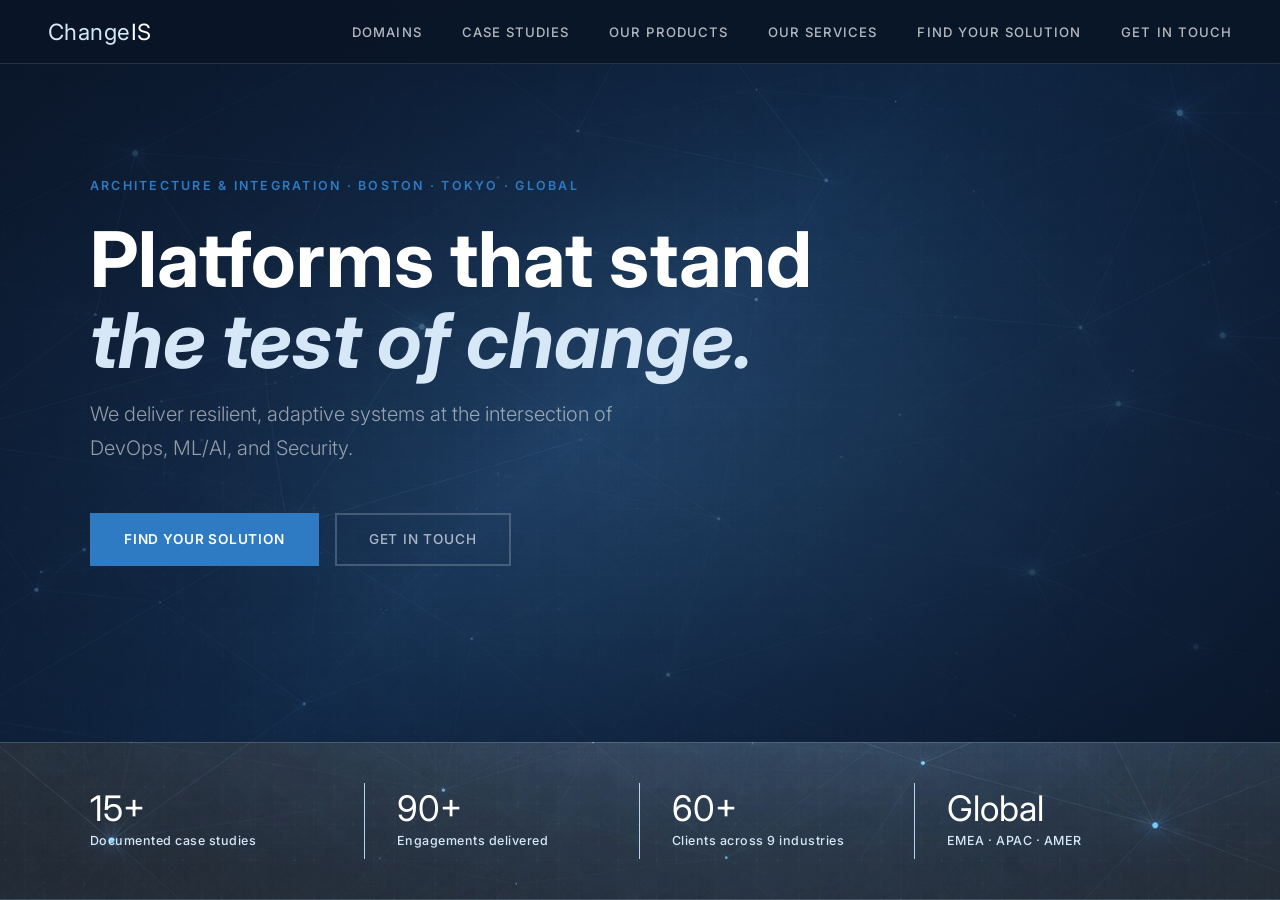
<file: index.html>
<!DOCTYPE html>
<html lang="en">
<head>
  <meta charset="UTF-8">
  <meta name="viewport" content="width=device-width, initial-scale=1.0">
  <title>ChangeIS — Architecture &amp; Integration</title>
  <meta name="description" content="ChangeIS delivers resilient platforms at the intersection of DevOps, ML/AI, and Security.">
  <link rel="preconnect" href="https://fonts.googleapis.com">
  <link rel="preconnect" href="https://fonts.gstatic.com" crossorigin>
  <link href="https://fonts.googleapis.com/css2?family=Inter:wght@300;400;500;600;700;800&display=swap" rel="stylesheet">
  <link rel="stylesheet" href="./styles.css"/>
  <style>
    html, body { height: 100%; margin: 0; overflow: hidden; }
    .page-wrap {
      height: 100vh;
      display: flex;
      flex-direction: column;
    }
    .hero {
      flex: 1;
      display: flex;
      align-items: center;
      padding: 0;
      min-height: 0;
    }
    .metrics {
      flex-shrink: 0;
    }
  </style>
</head>
<body>
<div class="page-wrap">

  <nav>
    <a class="nav-logo" href="/index.html"><span>Change</span>IS</a>
    <ul class="nav-links">
      <li><a href="/domains.html">Domains</a></li>
      <li><a href="/casestudies.html">Case Studies</a></li>
      <li><a href="/products.html">Our Products</a></li>
      <li><a href="/services.html">Our Services</a></li>
      <li><a href="/explore.html">Find Your Solution</a></li>
      <li><a href="/engage.html">Get in Touch</a></li>
    </ul>
  </nav>

  <section class="hero">
    <div class="hero-inner">
      <p class="hero-eyebrow">Architecture &amp; Integration · Boston · Tokyo · Global</p>
      <h1 class="hero-title">
        Platforms that stand<br>
        <em>the test of change.</em>
      </h1>
      <p class="hero-sub">We deliver resilient, adaptive systems at the intersection of DevOps, ML/AI, and Security.</p>
      <div class="hero-actions">
        <a href="/explore.html" class="btn-primary">Find Your Solution</a>
        <a href="/engage.html" class="btn-ghost">Get in Touch</a>
      </div>
    </div>
  </section>

  <div class="metrics">
    <div class="metrics-inner">
      <div class="metric">
        <div class="metric-value">15+</div>
        <div class="metric-label">Documented case studies</div>
      </div>
      <div class="metric">
        <div class="metric-value">90+</div>
        <div class="metric-label">Engagements delivered</div>
      </div>
      <div class="metric">
        <div class="metric-value">60+</div>
        <div class="metric-label">Clients across 9 industries</div>
      </div>
      <div class="metric">
        <div class="metric-value">Global</div>
        <div class="metric-label">EMEA · APAC · AMER</div>
      </div>
    </div>
  </div>

</div>
</body>
</html>
</file>
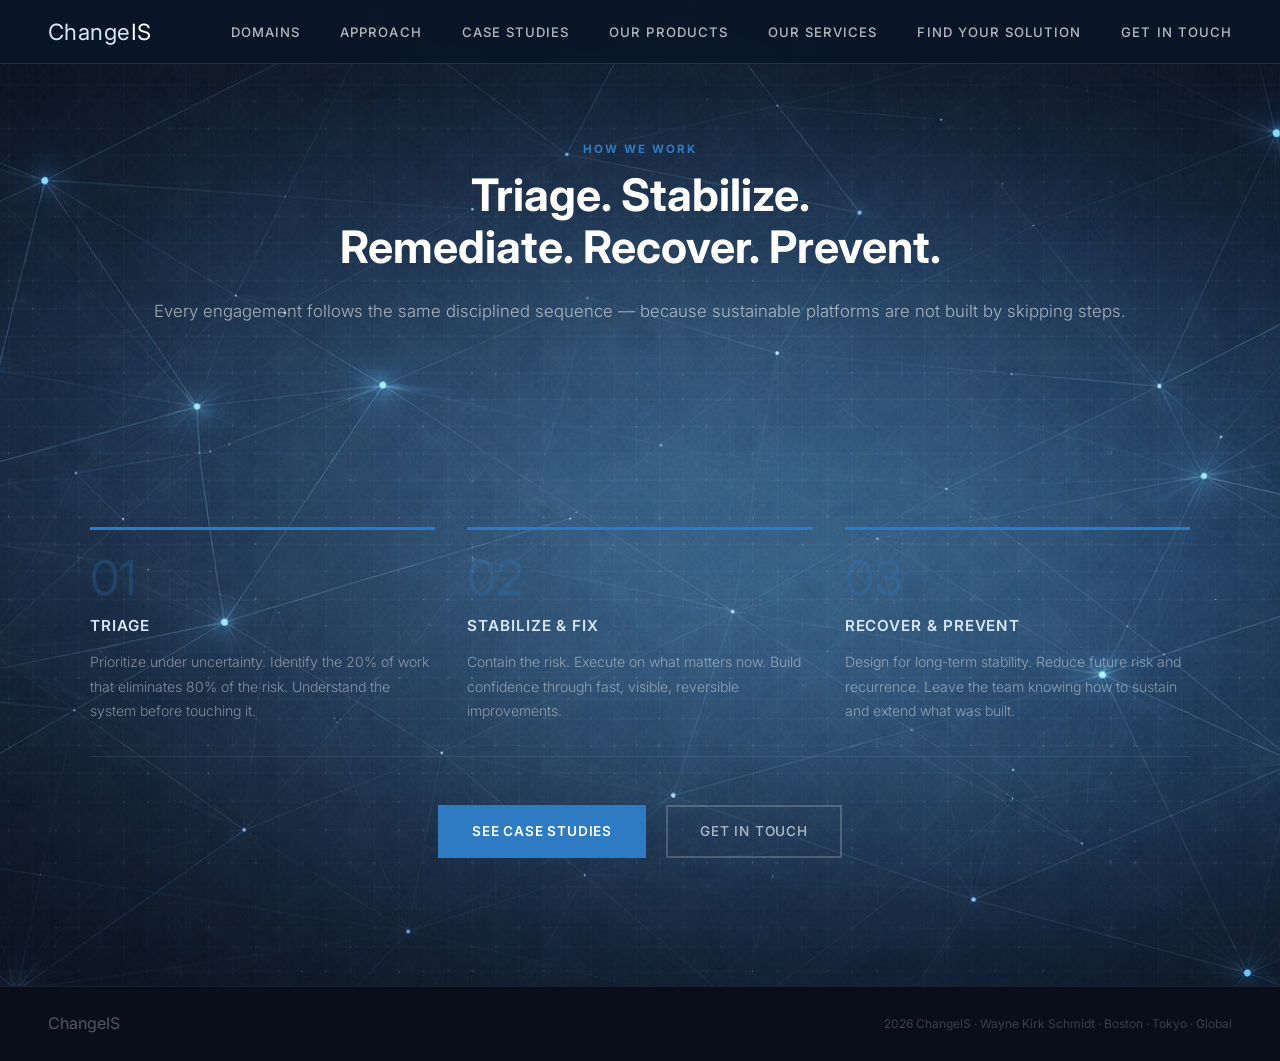
<file: approach.html>
<!DOCTYPE html>
<html lang="en">
<head>
  <meta charset="UTF-8">
  <meta name="viewport" content="width=device-width, initial-scale=1.0">
  <title>ChangeIS — Approach</title>
  <meta name="description" content="Triage. Stabilize. Remediate. Recover. Prevent.">
  <link rel="preconnect" href="https://fonts.googleapis.com">
  <link rel="preconnect" href="https://fonts.gstatic.com" crossorigin>
  <link href="https://fonts.googleapis.com/css2?family=Inter:wght@300;400;500;600;700;800&display=swap" rel="stylesheet">
  <link rel="stylesheet" href="./styles.css"/>
  <style>
    .page-wrap { padding-top: 60px; }
    .page-hero { padding: 5rem 0 3rem; text-align: center; }
    .page-hero .section-intro { max-width: 100%; }
    .product-strip { display: flex; flex-wrap: wrap; gap: 0.5rem; justify-content: center; margin: 2rem 0 1rem; }
    .product-strip a { color: var(--sky, #7eb8f7); font-size: 0.8rem; font-weight: 600; text-decoration: none; border: 1px solid rgba(126,184,247,0.3); border-radius: 4px; padding: 0.2rem 0.7rem; transition: background 0.2s; }
    .product-strip a:hover { background: rgba(126,184,247,0.1); }
    .thin-card { background: rgba(26,95,156,0.12); border: 1px solid rgba(184,212,238,0.12); border-radius: 8px; padding: 1.5rem 2rem; margin-bottom: 1rem; }
    .thin-card h3 { font-size: 1.1rem; font-weight: 700; margin-bottom: 0.35rem; color: #fff; }
    .thin-card .card-domain { font-size: 0.7rem; font-weight: 600; letter-spacing: 0.1em; text-transform: uppercase; color: var(--sky, #7eb8f7); opacity: 0.7; margin-bottom: 0.5rem; }
    .thin-card .card-whatif { font-size: 0.9rem; font-style: italic; color: rgba(255,255,255,0.6); margin-bottom: 0.75rem; line-height: 1.5; }
    .thin-card .card-links { display: flex; gap: 0.75rem; }
    .thin-card .card-links a { color: var(--sky, #7eb8f7); font-size: 0.78rem; font-weight: 600; text-decoration: none; border: 1px solid rgba(126,184,247,0.35); border-radius: 4px; padding: 0.15rem 0.6rem; transition: background 0.2s; }
    .thin-card .card-links a:hover { background: rgba(126,184,247,0.15); }
    .two-col { display: grid; grid-template-columns: 1fr 1fr; gap: 1rem; }
    .page-cta { text-align: center; padding: 3rem 0 2rem; border-top: 1px solid rgba(184,212,238,0.1); margin-top: 2rem; }
    .page-cta .btn-primary { margin-right: 1rem; }
    .gallery-block { text-align: center; padding: 3rem 0; }
    .gallery-btn { display: inline-block; background: #244a86; color: #fff; padding: 1rem 2.5rem; border-radius: 8px; text-decoration: none; font-weight: 700; font-size: 1rem; transition: background 0.2s; }
    .gallery-btn:hover { background: #1a5f9c; }
    .gallery-copy { font-size: 1rem; color: rgba(255,255,255,0.55); max-width: 680px; margin: 0 auto 2rem; line-height: 1.7; }
    .gallery-copy-after { font-size: 0.9rem; color: rgba(255,255,255,0.4); max-width: 600px; margin: 2rem auto 0; line-height: 1.7; }
    @media (max-width: 700px) { .two-col { grid-template-columns: 1fr; } }
  </style>
</head>
<body>
<div class="page-wrap">
  <nav>
    <a class="nav-logo" href="/index.html"><span>Change</span>IS</a>
    <ul class="nav-links">
      <li><a href="/domains.html">Domains</a></li>
      <li><a href="/approach.html">Approach</a></li>
      <li><a href="/casestudies.html">Case Studies</a></li>
      <li><a href="/products.html">Our Products</a></li>
      <li><a href="/services.html">Our Services</a></li>
      <li><a href="/explore.html">Find Your Solution</a></li>
      <li><a href="/engage.html">Get in Touch</a></li>
    </ul>
  </nav>

  <div class="page-hero section-inner">
    <p class="section-eyebrow">How We Work</p>
    <h1 class="section-title">Triage. Stabilize.<br>Remediate. Recover. Prevent.</h1>
    <p class="section-intro">Every engagement follows the same disciplined sequence — because sustainable platforms are not built by skipping steps.</p>
  </div>
  <section>
    <div class="section-inner">
      <div class="approach-grid reveal">
        <div class="approach-card">
          <div class="approach-num">01</div>
          <div class="approach-title">Triage</div>
          <p class="approach-desc">Prioritize under uncertainty. Identify the 20% of work that eliminates 80% of the risk. Understand the system before touching it.</p>
        </div>
        <div class="approach-card">
          <div class="approach-num">02</div>
          <div class="approach-title">Stabilize &amp; Fix</div>
          <p class="approach-desc">Contain the risk. Execute on what matters now. Build confidence through fast, visible, reversible improvements.</p>
        </div>
        <div class="approach-card">
          <div class="approach-num">03</div>
          <div class="approach-title">Recover &amp; Prevent</div>
          <p class="approach-desc">Design for long-term stability. Reduce future risk and recurrence. Leave the team knowing how to sustain and extend what was built.</p>
        </div>
      </div>
      <div class="page-cta">
        <a href="/casestudies.html" class="btn-primary">See Case Studies</a>
        <a href="/engage.html" class="btn-ghost">Get in Touch</a>
      </div>
    </div>
  </section>
  <footer>
    <span class="footer-logo">ChangeIS</span>
    <span class="footer-copy">2026 ChangeIS · Wayne Kirk Schmidt · Boston · Tokyo · Global</span>
  </footer>
</div>
  <script>
    const reveals = document.querySelectorAll('.reveal');
    const observer = new IntersectionObserver((entries) => {
      entries.forEach((entry, i) => {
        if (entry.isIntersecting) {
          setTimeout(() => entry.target.classList.add('visible'), i * 80);
          observer.unobserve(entry.target);
        }
      });
    }, { threshold: 0.1 });
    reveals.forEach(el => observer.observe(el));
  </script>
</body>
</html>
</file>
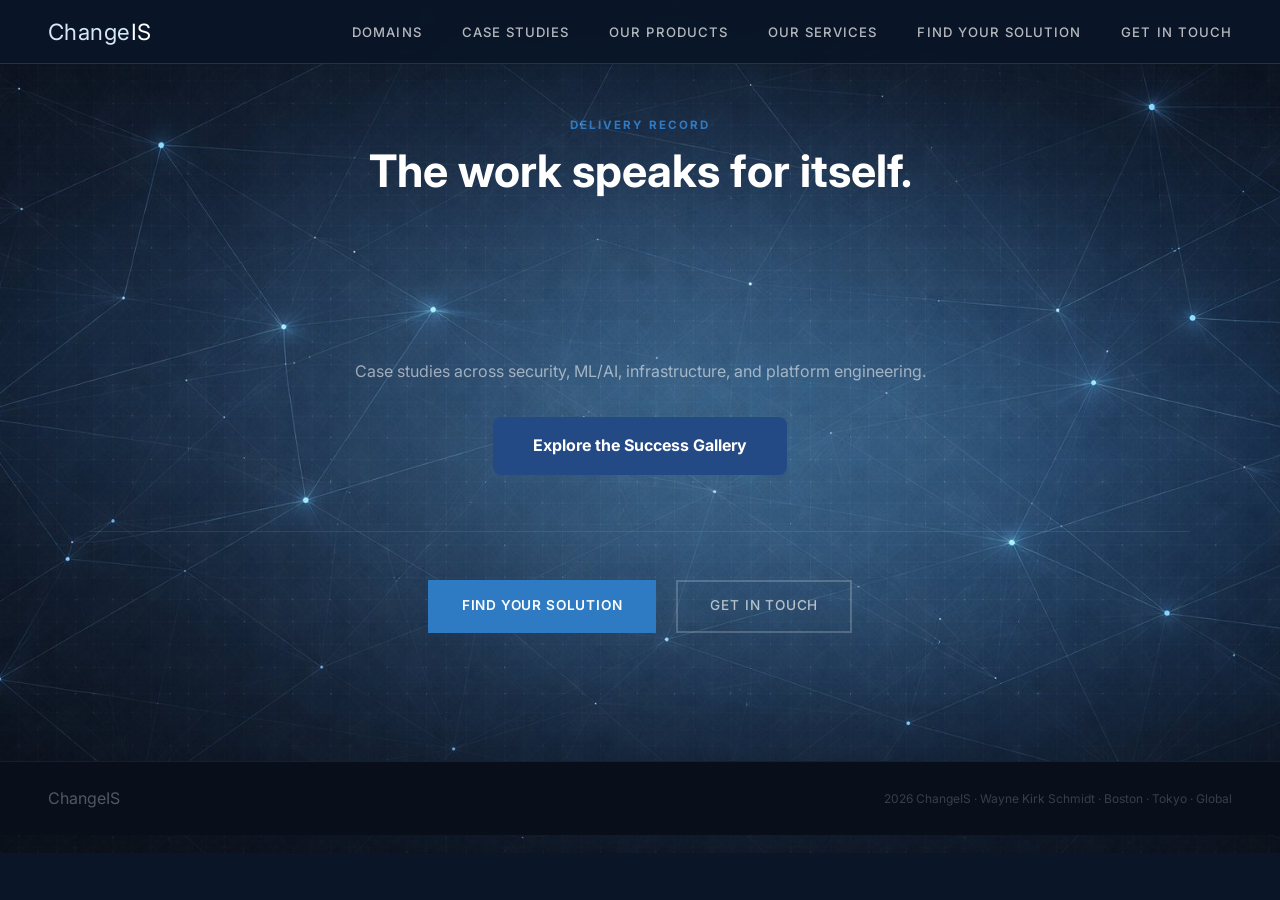
<file: casestudies.html>
<!DOCTYPE html>
<html lang="en">
<head>
  <meta charset="UTF-8">
  <meta name="viewport" content="width=device-width, initial-scale=1.0">
  <title>ChangeIS — Case Studies</title>
  <meta name="description" content="Real engagements. Measurable outcomes.">
  <link rel="preconnect" href="https://fonts.googleapis.com">
  <link rel="preconnect" href="https://fonts.gstatic.com" crossorigin>
  <link href="https://fonts.googleapis.com/css2?family=Inter:wght@300;400;500;600;700;800&display=swap" rel="stylesheet">
  <link rel="stylesheet" href="./styles.css"/>
  <style>
    .page-wrap { padding-top: 60px; }
    .page-hero { padding: 3.5rem 0 1rem; text-align: center; }
    .page-hero .section-intro { max-width: 100%; }
    .product-strip { display: flex; flex-wrap: wrap; gap: 0.5rem; justify-content: center; margin: 2rem 0 1rem; }
    .product-strip a { color: var(--sky, #7eb8f7); font-size: 0.8rem; font-weight: 600; text-decoration: none; border: 1px solid rgba(126,184,247,0.3); border-radius: 4px; padding: 0.2rem 0.7rem; transition: background 0.2s; }
    .product-strip a:hover { background: rgba(126,184,247,0.1); }
    .thin-card { background: rgba(26,95,156,0.12); border: 1px solid rgba(184,212,238,0.12); border-radius: 8px; padding: 1.5rem 2rem; margin-bottom: 1rem; }
    .thin-card h3 { font-size: 1.1rem; font-weight: 700; margin-bottom: 0.35rem; color: #fff; }
    .thin-card .card-domain { font-size: 0.7rem; font-weight: 600; letter-spacing: 0.1em; text-transform: uppercase; color: var(--sky, #7eb8f7); opacity: 0.7; margin-bottom: 0.5rem; }
    .thin-card .card-whatif { font-size: 0.9rem; font-style: italic; color: rgba(255,255,255,0.6); margin-bottom: 0.75rem; line-height: 1.5; }
    .thin-card .card-links { display: flex; gap: 0.75rem; }
    .thin-card .card-links a { color: var(--sky, #7eb8f7); font-size: 0.78rem; font-weight: 600; text-decoration: none; border: 1px solid rgba(126,184,247,0.35); border-radius: 4px; padding: 0.15rem 0.6rem; transition: background 0.2s; }
    .thin-card .card-links a:hover { background: rgba(126,184,247,0.15); }
    .two-col { display: grid; grid-template-columns: 1fr 1fr; gap: 1rem; }
    .page-cta { text-align: center; padding: 3rem 0 2rem; border-top: 1px solid rgba(184,212,238,0.1); margin-top: 2rem; }
    .page-cta .btn-primary { margin-right: 1rem; }
    .gallery-block { text-align: center; padding: 1.5rem 0; }
    .gallery-btn { display: inline-block; background: #244a86; color: #fff; padding: 1rem 2.5rem; border-radius: 8px; text-decoration: none; font-weight: 700; font-size: 1rem; transition: background 0.2s; }
    .gallery-btn:hover { background: #1a5f9c; }
    .gallery-copy { font-size: 1rem; color: rgba(255,255,255,0.55); max-width: 680px; margin: 0 auto 2rem; line-height: 1.7; }
    .gallery-copy-after { font-size: 0.9rem; color: rgba(255,255,255,0.4); max-width: 600px; margin: 2rem auto 0; line-height: 1.7; }
    @media (max-width: 700px) { .two-col { grid-template-columns: 1fr; } }
  </style>
</head>
<body>
<div class="page-wrap">
    <nav>
    <a class="nav-logo" href="/index.html"><span>Change</span>IS</a>
    <ul class="nav-links">
      <li><a href="/domains.html">Domains</a></li>
      <li><a href="/casestudies.html">Case Studies</a></li>
      <li><a href="/products.html">Our Products</a></li>
      <li><a href="/services.html">Our Services</a></li>
      <li><a href="/explore.html">Find Your Solution</a></li>
      <li><a href="/engage.html">Get in Touch</a></li>
    </ul>
  </nav>

  <div class="page-hero section-inner">
    <p class="section-eyebrow">Delivery Record</p>
    <h1 class="section-title">The work speaks for itself.</h1>
  </div>
  <section>
    <div class="section-inner">
      <div class="gallery-block">
        <p class="gallery-copy">Case studies across security, ML/AI, infrastructure, and platform engineering.</p>
        <a href="https://casestudies.changeis.io" target="_blank" class="gallery-btn">Explore the Success Gallery</a>
        
      </div>
      <div class="page-cta">
        <a href="/explore.html" class="btn-primary">Find Your Solution</a>
        <a href="/engage.html" class="btn-ghost">Get in Touch</a>
      </div>
    </div>
  </section>
  <footer>
    <span class="footer-logo">ChangeIS</span>
    <span class="footer-copy">2026 ChangeIS · Wayne Kirk Schmidt · Boston · Tokyo · Global</span>
  </footer>
</div>
  <script>
    const reveals = document.querySelectorAll('.reveal');
    const observer = new IntersectionObserver((entries) => {
      entries.forEach((entry, i) => {
        if (entry.isIntersecting) {
          setTimeout(() => entry.target.classList.add('visible'), i * 80);
          observer.unobserve(entry.target);
        }
      });
    }, { threshold: 0.1 });
    reveals.forEach(el => observer.observe(el));
  </script>
</body>
</html>
</file>
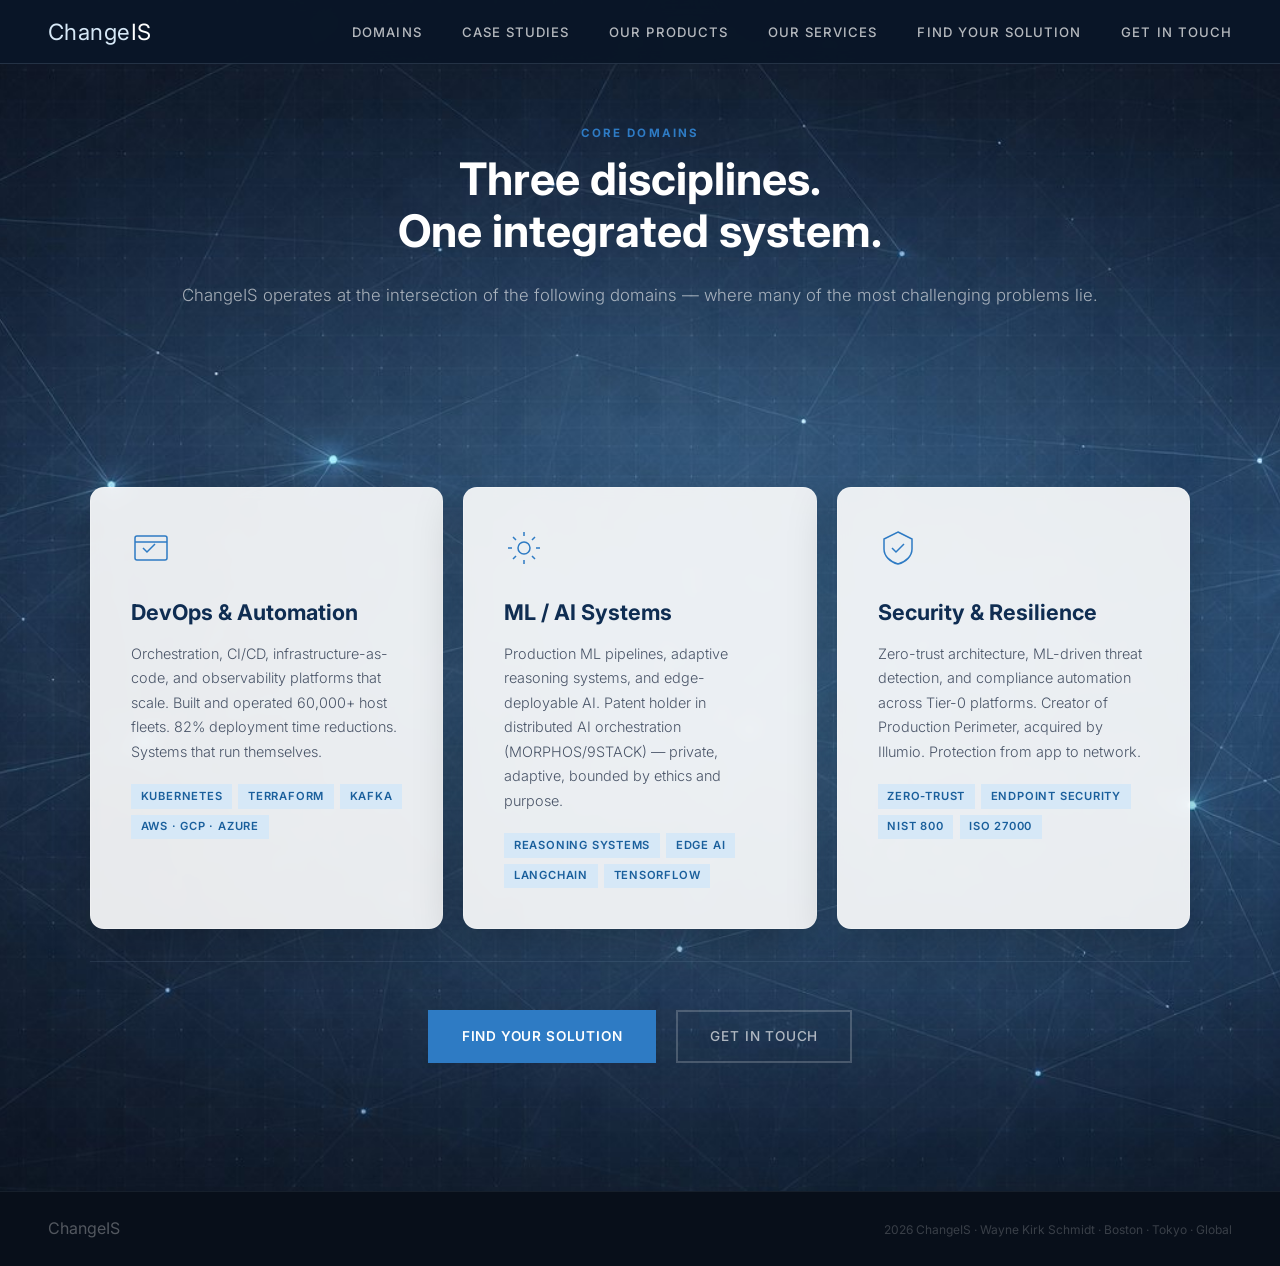
<file: domains.html>
<!DOCTYPE html>
<html lang="en">
<head>
  <meta charset="UTF-8">
  <meta name="viewport" content="width=device-width, initial-scale=1.0">
  <title>ChangeIS — Domains</title>
  <meta name="description" content="Three disciplines. One integrated system.">
  <link rel="preconnect" href="https://fonts.googleapis.com">
  <link rel="preconnect" href="https://fonts.gstatic.com" crossorigin>
  <link href="https://fonts.googleapis.com/css2?family=Inter:wght@300;400;500;600;700;800&display=swap" rel="stylesheet">
  <link rel="stylesheet" href="./styles.css"/>
  <style>
    .page-wrap { padding-top: 60px; }
    .page-hero { padding: 4rem 0 1.5rem; text-align: center; }
    .page-hero .section-intro { max-width: 100%; }
    .product-strip { display: flex; flex-wrap: wrap; gap: 0.5rem; justify-content: center; margin: 2rem 0 1rem; }
    .product-strip a { color: var(--sky, #7eb8f7); font-size: 0.8rem; font-weight: 600; text-decoration: none; border: 1px solid rgba(126,184,247,0.3); border-radius: 4px; padding: 0.2rem 0.7rem; transition: background 0.2s; }
    .product-strip a:hover { background: rgba(126,184,247,0.1); }
    .thin-card { background: rgba(26,95,156,0.12); border: 1px solid rgba(184,212,238,0.12); border-radius: 8px; padding: 1.5rem 2rem; margin-bottom: 1rem; }
    .thin-card h3 { font-size: 1.1rem; font-weight: 700; margin-bottom: 0.35rem; color: #fff; }
    .thin-card .card-domain { font-size: 0.7rem; font-weight: 600; letter-spacing: 0.1em; text-transform: uppercase; color: var(--sky, #7eb8f7); opacity: 0.7; margin-bottom: 0.5rem; }
    .thin-card .card-whatif { font-size: 0.9rem; font-style: italic; color: rgba(255,255,255,0.6); margin-bottom: 0.75rem; line-height: 1.5; }
    .thin-card .card-links { display: flex; gap: 0.75rem; }
    .thin-card .card-links a { color: var(--sky, #7eb8f7); font-size: 0.78rem; font-weight: 600; text-decoration: none; border: 1px solid rgba(126,184,247,0.35); border-radius: 4px; padding: 0.15rem 0.6rem; transition: background 0.2s; }
    .thin-card .card-links a:hover { background: rgba(126,184,247,0.15); }
    .two-col { display: grid; grid-template-columns: 1fr 1fr; gap: 1rem; }
    .page-cta { text-align: center; padding: 3rem 0 2rem; border-top: 1px solid rgba(184,212,238,0.1); margin-top: 2rem; }
    .page-cta .btn-primary { margin-right: 1rem; }
    .gallery-block { text-align: center; padding: 3rem 0; }
    .gallery-btn { display: inline-block; background: #244a86; color: #fff; padding: 1rem 2.5rem; border-radius: 8px; text-decoration: none; font-weight: 700; font-size: 1rem; transition: background 0.2s; }
    .gallery-btn:hover { background: #1a5f9c; }
    .gallery-copy { font-size: 1rem; color: rgba(255,255,255,0.55); max-width: 680px; margin: 0 auto 2rem; line-height: 1.7; }
    .gallery-copy-after { font-size: 0.9rem; color: rgba(255,255,255,0.4); max-width: 600px; margin: 2rem auto 0; line-height: 1.7; }
    @media (max-width: 700px) { .two-col { grid-template-columns: 1fr; } }
  </style>
</head>
<body>
<div class="page-wrap">
    <nav>
    <a class="nav-logo" href="/index.html"><span>Change</span>IS</a>
    <ul class="nav-links">
      <li><a href="/domains.html">Domains</a></li>
      <li><a href="/casestudies.html">Case Studies</a></li>
      <li><a href="/products.html">Our Products</a></li>
      <li><a href="/services.html">Our Services</a></li>
      <li><a href="/explore.html">Find Your Solution</a></li>
      <li><a href="/engage.html">Get in Touch</a></li>
    </ul>
  </nav>

  <div class="page-hero section-inner">
    <p class="section-eyebrow">Core Domains</p>
    <h1 class="section-title">Three disciplines.<br>One integrated system.</h1>
    <p class="section-intro">ChangeIS operates at the intersection of the following domains — where many of the most challenging problems lie.</p>
  </div>
  <section>
    <div class="section-inner">
      <div class="domains-grid reveal">
        <div class="domain-card">
          <svg class="domain-icon" viewBox="0 0 40 40" fill="none" stroke="currentColor" stroke-width="1.5">
            <rect x="4" y="8" width="32" height="24" rx="2"/><path d="M12 20l4 4 8-8"/><path d="M4 14h32"/>
          </svg>
          <h3 class="domain-name">DevOps &amp; Automation</h3>
          <p class="domain-desc">Orchestration, CI/CD, infrastructure-as-code, and observability platforms that scale. Built and operated 60,000+ host fleets. 82% deployment time reductions. Systems that run themselves.</p>
          <div class="domain-tags">
            <span class="tag">Kubernetes</span><span class="tag">Terraform</span><span class="tag">Kafka</span><span class="tag">AWS · GCP · Azure</span>
          </div>
        </div>
        <div class="domain-card">
          <svg class="domain-icon" viewBox="0 0 40 40" fill="none" stroke="currentColor" stroke-width="1.5">
            <circle cx="20" cy="20" r="6"/><path d="M20 4v4M20 32v4M4 20h4M32 20h4"/><path d="M9 9l3 3M28 28l3 3M9 31l3-3M28 12l3-3"/>
          </svg>
          <h3 class="domain-name">ML / AI Systems</h3>
          <p class="domain-desc">Production ML pipelines, adaptive reasoning systems, and edge-deployable AI. Patent holder in distributed AI orchestration (MORPHOS/9STACK) — private, adaptive, bounded by ethics and purpose.</p>
          <div class="domain-tags">
            <span class="tag">Reasoning Systems</span><span class="tag">Edge AI</span><span class="tag">LangChain</span><span class="tag">TensorFlow</span>
          </div>
        </div>
        <div class="domain-card">
          <svg class="domain-icon" viewBox="0 0 40 40" fill="none" stroke="currentColor" stroke-width="1.5">
            <path d="M20 4l14 7v10c0 7-6 13-14 15C12 34 6 28 6 21V11l14-7z"/><path d="M14 20l4 4 8-8"/>
          </svg>
          <h3 class="domain-name">Security &amp; Resilience</h3>
          <p class="domain-desc">Zero-trust architecture, ML-driven threat detection, and compliance automation across Tier-0 platforms. Creator of Production Perimeter, acquired by Illumio. Protection from app to network.</p>
          <div class="domain-tags">
            <span class="tag">Zero-Trust</span><span class="tag">Endpoint Security</span><span class="tag">NIST 800</span><span class="tag">ISO 27000</span>
          </div>
        </div>
      </div>
      <div class="page-cta">
        <a href="/explore.html" class="btn-primary">Find Your Solution</a>
        <a href="/engage.html" class="btn-ghost">Get in Touch</a>
      </div>
    </div>
  </section>
  <footer>
    <span class="footer-logo">ChangeIS</span>
    <span class="footer-copy">2026 ChangeIS · Wayne Kirk Schmidt · Boston · Tokyo · Global</span>
  </footer>
</div>
  <script>
    const reveals = document.querySelectorAll('.reveal');
    const observer = new IntersectionObserver((entries) => {
      entries.forEach((entry, i) => {
        if (entry.isIntersecting) {
          setTimeout(() => entry.target.classList.add('visible'), i * 80);
          observer.unobserve(entry.target);
        }
      });
    }, { threshold: 0.1 });
    reveals.forEach(el => observer.observe(el));
  </script>
</body>
</html>
</file>
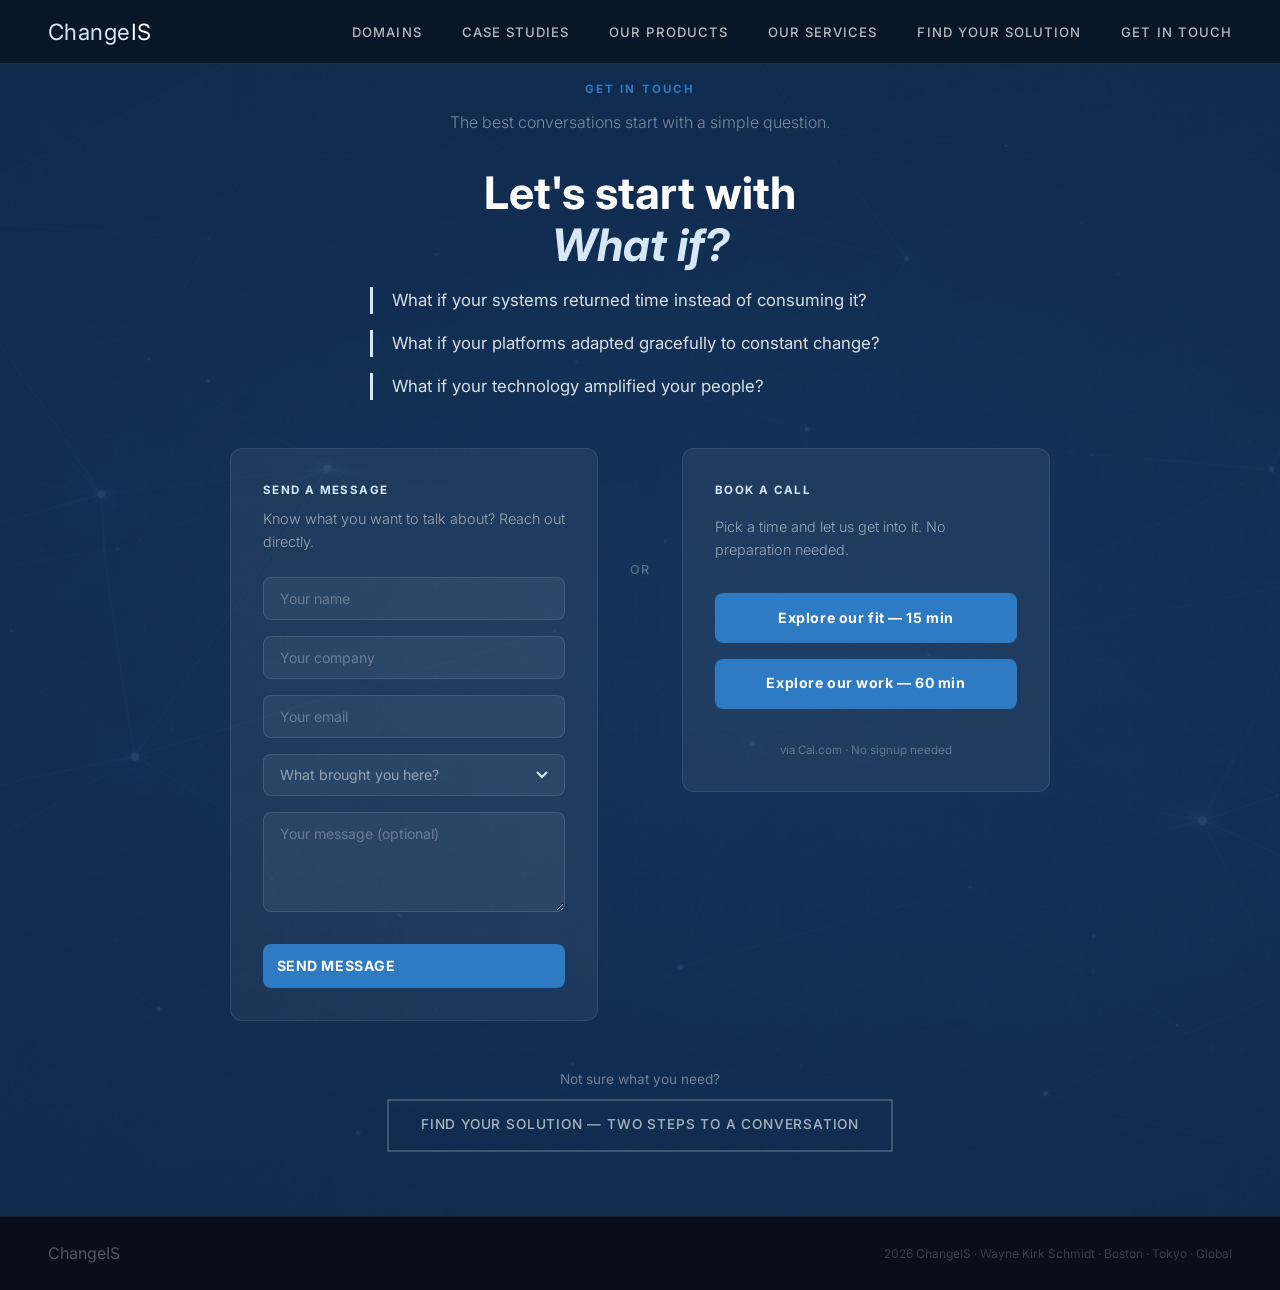
<file: engage.html>
<!DOCTYPE html>
<html lang="en">
<head>
  <meta charset="UTF-8">
  <meta name="viewport" content="width=device-width, initial-scale=1.0">
  <title>ChangeIS — Get in Touch</title>
  <meta name="description" content="Start a conversation with ChangeIS.">
  <link rel="preconnect" href="https://fonts.googleapis.com">
  <link rel="preconnect" href="https://fonts.gstatic.com" crossorigin>
  <link href="https://fonts.googleapis.com/css2?family=Inter:wght@300;400;500;600;700;800&display=swap" rel="stylesheet">
  <link rel="stylesheet" href="./styles.css"/>
</head>
<body>

  <nav>
    <a class="nav-logo" href="/index.html"><span>Change</span>IS</a>
    <ul class="nav-links">
      <li><a href="/domains.html">Domains</a></li>
      <li><a href="/casestudies.html">Case Studies</a></li>
      <li><a href="/products.html">Our Products</a></li>
      <li><a href="/services.html">Our Services</a></li>
      <li><a href="/explore.html">Find Your Solution</a></li>
      <li><a href="/engage.html">Get in Touch</a></li>
    </ul>
  </nav>

  <section id="contact" style="padding-top:5rem;">
    <div class="section-inner">
      <p class="section-eyebrow">Get in Touch</p>
      <p class="contact-sub">The best conversations start with a simple question.</p>
      <h1 class="section-title">Let's start with<br><em style="font-style:italic; color:var(--sky);">What if?</em></h1>
      <ul class="contact-questions">
        <li>What if your systems returned time instead of consuming it?</li>
        <li>What if your platforms adapted gracefully to constant change?</li>
        <li>What if your technology amplified your people?</li>
      </ul>

      <div class="contact-grid">

        <div class="contact-card">
          <p class="contact-card-label">Send a message</p>
          <p class="contact-card-desc">Know what you want to talk about? Reach out directly.</p>
          <form id="contact-form" action="https://api.web3forms.com/submit" method="POST">
            <input type="hidden" name="access_key" value="c140c97c-44a9-4f89-af37-e5e9e30835a1">
            <input type="hidden" name="botcheck" value="" style="display:none;">
            <input type="hidden" name="subject" value="New message from changeis.io/engage">
            <input type="hidden" name="redirect" value="https://changeis.io?sent=true">
            <div class="form-group">
              <input type="text" name="name" placeholder="Your name" required class="form-input">
            </div>
            <div class="form-group">
              <input type="text" name="company" placeholder="Your company" class="form-input">
            </div>
            <div class="form-group">
              <input type="email" name="email" placeholder="Your email" required class="form-input">
            </div>
            <div class="form-group">
              <select name="topic" class="form-input form-select">
                <option value="" disabled selected>What brought you here?</option>
                <option value="Our Products">Our Products</option>
                <option value="Our Services">Our Services</option>
                <option value="Advisory">Advisory</option>
                <option value="Just exploring">Just exploring</option>
              </select>
            </div>
            <div class="form-group">
              <textarea name="message" placeholder="Your message (optional)" class="form-input" style="min-height:100px;resize:vertical;"></textarea>
            </div>
            <button type="submit" class="btn-primary form-submit">Send Message</button>
          </form>
        </div>

        <div class="contact-divider"><span>or</span></div>

        <div class="contact-card contact-card-cal" style="display:flex;flex-direction:column;gap:0.5rem;">
          <p class="contact-card-label">Book a call</p>
          <p class="contact-card-desc">Pick a time and let us get into it. No preparation needed.</p>
          <a href="https://cal.com/waynekirkschmidt/changeis-15min" target="_blank" class="btn-cal">Explore our fit — 15 min</a>
          <a href="https://cal.com/waynekirkschmidt/changeis-60min" target="_blank" class="btn-cal">Explore our work — 60 min</a>
          <p class="contact-card-note">via Cal.com · No signup needed</p>
        </div>

      </div>

      <div style="text-align:center;margin-top:2rem;">
        <p style="font-size:0.85rem;color:rgba(255,255,255,0.4);margin-bottom:0.5rem;">Not sure what you need?</p>
        <a href="/explore.html" class="btn-ghost">Find Your Solution — two steps to a conversation</a>
      </div>

    </div>
  </section>

  <footer>
    <span class="footer-logo">ChangeIS</span>
    <span class="footer-copy">2026 ChangeIS · Wayne Kirk Schmidt · Boston · Tokyo · Global</span>
  </footer>

</body>
</html>
</file>
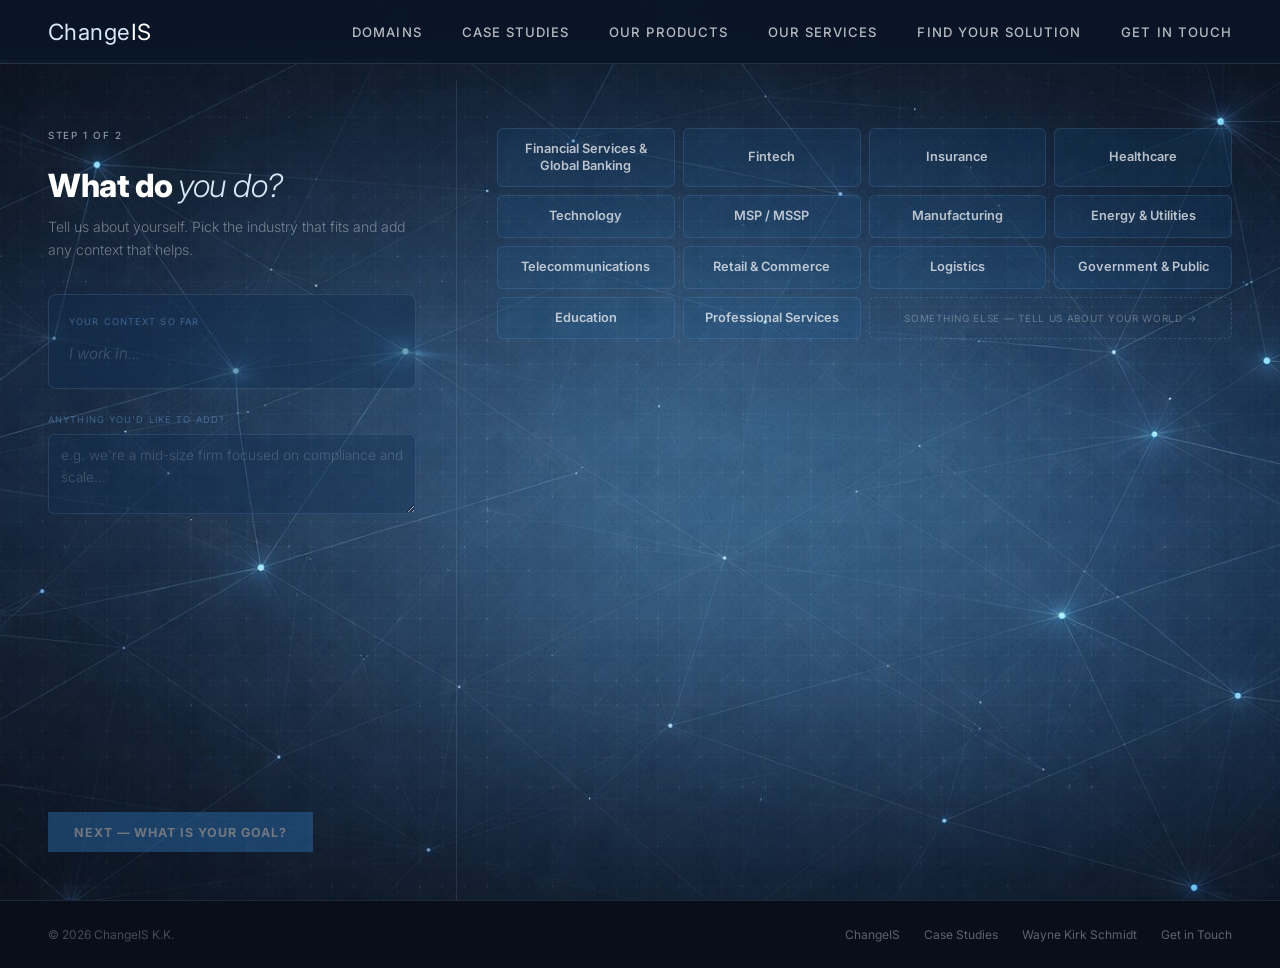
<file: explore.html>
<!DOCTYPE html>
<html lang="en">
<head>
  <meta charset="UTF-8">
  <meta name="viewport" content="width=device-width, initial-scale=1.0">
  <title>ChangeIS — What Do You Do?</title>
  <meta name="description" content="Two steps to a conversation with ChangeIS. Tell us about your business and your goal.">
  <link rel="preconnect" href="https://fonts.googleapis.com">
  <link rel="preconnect" href="https://fonts.gstatic.com" crossorigin>
  <link href="https://fonts.googleapis.com/css2?family=Inter:wght@300;400;500;600;700;800&family=IBM+Plex+Mono:wght@400;500&display=swap" rel="stylesheet">
  <link rel="stylesheet" href="./styles.css"/>
  <style>
    *, *::before, *::after { box-sizing: border-box; margin: 0; padding: 0; }

    :root {
      --navy:   #0F2D52;
      --blue:   #1A5F9C;
      --steel:  #2E7BC4;
      --sky:    #D6E8F7;
      --mist:   #D6E8F7;
      --bg:     #0A1628;
      --white:  #FFFFFF;
      --border: rgba(184,212,238,0.12);
      --frost:  rgba(26,95,156,0.15);
      
      
    }

    html { scroll-behavior: smooth; }

    body { font-family: var(--sans); overflow-x: hidden; }

    

    /* ── NAV ── */


    /* ── STEP INDICATOR ── */
    .step-bar {
      position: fixed; top: 60px; left: 0; right: 0; z-index: 99;
      display: flex; align-items: center; justify-content: center;
      gap: 0; height: 3px; background: rgba(184,212,238,0.06);
    }
    .step-seg {
      flex: 1; height: 100%;
      background: rgba(126,184,247,0.15);
      transition: background 0.4s;
    }
    .step-seg.active { background: var(--sky); }
    .step-seg.done { background: rgba(126,184,247,0.45); }

    /* ── MAIN LAYOUT ── */
    main {
      position: relative; z-index: 1;
      min-height: 100vh;
      padding: 80px 0 0;
      display: flex; flex-direction: column;
    }

    .panel {
      display: none;
      flex: 1;
      grid-template-columns: 1fr 1.8fr;
      min-height: calc(100vh - 80px);
    }
    .panel.active { display: grid; }

    /* ── LEFT COLUMN ── */
    .col-left {
      padding: 3rem 2.5rem 3rem 3rem;
      border-right: 1px solid var(--border);
      display: flex; flex-direction: column;
      justify-content: space-between;
      position: sticky; top: 80px;
      height: calc(100vh - 80px);
      overflow-y: auto;
    }

    .step-label {
      font-family: var(--mono);
      font-size: 0.62rem; font-weight: 500;
      letter-spacing: 0.16em; text-transform: uppercase;
      color: var(--sky); opacity: 0.6;
      margin-bottom: 1.5rem;
    }

    .col-question {
      font-size: clamp(1.6rem, 2.5vw, 2.2rem);
      font-weight: 800; line-height: 1.1;
      letter-spacing: -0.5px; color: var(--white);
      margin-bottom: 0.75rem;
    }
    .col-question em { font-style: italic; color: var(--sky); font-weight: 300; }

    .col-hint {
      font-size: 0.88rem; color: rgba(255,255,255,0.4);
      line-height: 1.65; font-weight: 300;
      margin-bottom: 2rem;
    }

    /* sentence builder */
    .sentence-builder {
      flex: 1;
      background: rgba(15,45,82,0.4);
      border: 1px solid var(--border);
      border-radius: 8px;
      padding: 1.25rem;
      margin-bottom: 1.5rem;
    }
    .sentence-label {
      font-family: var(--mono);
      font-size: 0.58rem; letter-spacing: 0.12em; text-transform: uppercase;
      color: rgba(126,184,247,0.4); margin-bottom: 0.75rem;
    }
    .sentence-text {
      font-size: 0.95rem; color: rgba(255,255,255,0.75);
      line-height: 1.75; font-weight: 300;
    }
    .sentence-text .highlight {
      color: var(--sky); font-weight: 600;
    }
    .sentence-text .placeholder {
      color: rgba(255,255,255,0.2); font-style: italic;
    }

    /* extra context textarea */
    .context-area {
      width: 100%;
      background: rgba(15,45,82,0.3);
      border: 1px solid rgba(126,184,247,0.15);
      border-radius: 6px;
      padding: 10px 12px;
      color: rgba(255,255,255,0.75);
      font-family: 'Inter', system-ui, sans-serif;
      font-size: 0.85rem; font-weight: 300;
      line-height: 1.6;
      resize: vertical; min-height: 80px;
      margin-bottom: 1.5rem;
      transition: border-color 0.2s;
    }
    .context-area::placeholder { color: rgba(255,255,255,0.2); }
    .context-area:focus {
      outline: none;
      border-color: rgba(126,184,247,0.35);
    }
    .context-label {
      font-family: var(--mono);
      font-size: 0.58rem; letter-spacing: 0.12em; text-transform: uppercase;
      color: rgba(126,184,247,0.4); margin-bottom: 6px; display: block;
    }

    /* nav buttons */
    .nav-btns {
      display: flex; gap: 10px; align-items: center;
    }
    .btn-back {
      padding: 0.65rem 1.25rem;
      background: transparent;
      border: 1px solid rgba(126,184,247,0.2);
      color: rgba(255,255,255,0.4);
      font-family: var(--mono);
      font-size: 0.65rem; letter-spacing: 0.1em; text-transform: uppercase;
      cursor: pointer; border-radius: 0;
      transition: all 0.2s;
    }
    .btn-back:hover { border-color: rgba(126,184,247,0.4); color: rgba(255,255,255,0.7); }
    .btn-next {
      padding: 0.65rem 1.5rem;
      background: var(--steel); color: var(--white);
      font-family: 'Inter', system-ui, sans-serif;
      font-size: 0.78rem; font-weight: 700;
      letter-spacing: 0.08em; text-transform: uppercase;
      border: 2px solid var(--steel); cursor: pointer; border-radius: 0;
      transition: all 0.2s; opacity: 0.4; pointer-events: none;
    }
    .btn-next.ready { opacity: 1; pointer-events: all; }
    .btn-next.ready:hover { background: transparent; color: var(--sky); border-color: var(--sky); }

    /* ── RIGHT COLUMN ── */
    .col-right {
      padding: 3rem 3rem 3rem 2.5rem;
      overflow-y: auto;
    }

    /* ── GRID SHARED ── */
    .select-grid {
      display: grid;
      grid-template-columns: repeat(4, 1fr);
      gap: 8px;
      margin-bottom: 10px;
    }

    .sel-btn {
      background: var(--frost);
      border: 1px solid rgba(126,184,247,0.15);
      border-radius: 6px;
      padding: 12px 10px;
      color: rgba(255,255,255,0.7);
      font-family: 'Inter', system-ui, sans-serif;
      font-size: 0.8rem; font-weight: 600;
      text-align: center; cursor: pointer;
      transition: all 0.2s; line-height: 1.3;
    }
    .sel-btn:hover {
      background: rgba(46,123,196,0.25);
      border-color: rgba(126,184,247,0.4);
      color: var(--white); transform: translateY(-1px);
    }
    .sel-btn.selected {
      background: rgba(46,123,196,0.35);
      border-color: var(--sky); color: var(--white);
    }

    .other-btn {
      grid-column: span 2;
      background: transparent;
      border: 1px dashed rgba(126,184,247,0.2);
      border-radius: 6px;
      padding: 12px 10px;
      color: rgba(255,255,255,0.3);
      font-family: var(--mono);
      font-size: 0.62rem; font-weight: 400;
      letter-spacing: 0.07em; text-transform: uppercase;
      text-align: center; cursor: pointer;
      transition: all 0.2s;
    }
    .other-btn:hover { border-color: rgba(126,184,247,0.4); color: rgba(255,255,255,0.6); }

    /* product cards */
    .product-grid {
      display: grid;
      grid-template-columns: repeat(4, 1fr);
      gap: 8px;
      margin-bottom: 10px;
    }

    .product-card {
      background: var(--frost);
      border: 1px solid rgba(126,184,247,0.15);
      border-radius: 8px;
      padding: 14px 12px;
      cursor: pointer; text-align: left;
      transition: all 0.2s;
      position: relative;
    }
    .product-card:hover {
      background: rgba(46,123,196,0.25);
      border-color: rgba(126,184,247,0.4);
      transform: translateY(-2px);
    }
    .product-card.selected {
      background: rgba(46,123,196,0.35);
      border-color: var(--sky);
    }
    .product-card.service-card {
      border-color: rgba(125,222,192,0.2);
    }
    .product-card.service-card:hover {
      border-color: rgba(125,222,192,0.5);
    }
    .product-card.service-card.selected {
      border-color: #7ddec0;
      background: rgba(125,222,192,0.1);
    }

    .pcard-type {
      font-family: var(--mono);
      font-size: 0.55rem; font-weight: 500;
      letter-spacing: 0.1em; text-transform: uppercase;
      color: var(--sky); opacity: 0.6;
      margin-bottom: 4px;
    }
    .pcard-type.service { color: #7ddec0; }

    .pcard-name {
      font-size: 0.95rem; font-weight: 800;
      color: var(--white); margin-bottom: 3px;
      letter-spacing: -0.3px;
    }
    .pcard-domain {
      font-size: 0.68rem; color: rgba(255,255,255,0.4);
      font-weight: 400; margin-bottom: 6px;
    }
    .pcard-whatif {
      font-size: 0.72rem; color: rgba(255,255,255,0.35);
      font-weight: 300; line-height: 1.45;
      font-style: italic;
      display: none;
    }
    .product-card:hover .pcard-whatif,
    .product-card.selected .pcard-whatif {
      display: block;
      color: rgba(255,255,255,0.55);
    }

    .section-label {
      font-family: var(--mono);
      font-size: 0.6rem; font-weight: 500;
      letter-spacing: 0.12em; text-transform: uppercase;
      color: rgba(126,184,247,0.4);
      margin: 1.25rem 0 8px;
    }
    .section-label:first-child { margin-top: 0; }

    /* ── CTA PANEL ── */
    .cta-wrap {
      max-width: 560px; margin: 0 auto;
      padding: 4rem 2rem;
      text-align: center;
      display: flex; flex-direction: column; align-items: center;
    }

    .cta-tags {
      display: flex; gap: 8px; flex-wrap: wrap;
      justify-content: center; margin-bottom: 2rem;
    }
    .cta-tag {
      font-family: var(--mono);
      font-size: 0.62rem; font-weight: 500;
      letter-spacing: 0.1em; text-transform: uppercase;
      padding: 4px 12px;
      background: rgba(46,123,196,0.2);
      border: 1px solid rgba(126,184,247,0.3);
      border-radius: 20px; color: var(--sky);
    }

    .cta-headline {
      font-size: clamp(1.5rem, 2.8vw, 2rem);
      font-weight: 800; line-height: 1.15;
      letter-spacing: -0.5px; color: var(--white);
      margin-bottom: 1rem;
    }
    .cta-headline em { font-style: italic; color: var(--sky); font-weight: 300; }

    .cta-message {
      width: 100%;
      background: rgba(15,45,82,0.4);
      border: 1px solid var(--border);
      border-radius: 8px;
      padding: 1.25rem;
      margin-bottom: 1.5rem;
      text-align: left;
    }
    .cta-message-label {
      font-family: var(--mono);
      font-size: 0.58rem; letter-spacing: 0.12em; text-transform: uppercase;
      color: rgba(126,184,247,0.4); margin-bottom: 0.75rem; display: block;
    }
    .cta-message-text {
      font-size: 0.88rem; color: rgba(255,255,255,0.65);
      line-height: 1.75; font-weight: 300;
      white-space: pre-wrap;
    }

    /* web3forms */
    .send-form { width: 100%; text-align: left; margin-bottom: 1.5rem; }
    .form-row { margin-bottom: 10px; }
    .form-input {
      width: 100%;
      background: rgba(15,45,82,0.4);
      border: 1px solid rgba(126,184,247,0.15);
      border-radius: 4px;
      padding: 10px 12px;
      color: var(--white);
      font-family: 'Inter', system-ui, sans-serif;
      font-size: 0.88rem; font-weight: 300;
      transition: border-color 0.2s;
    }
    .form-input:focus { outline: none; border-color: rgba(126,184,247,0.4); }
    .form-input::placeholder { color: rgba(255,255,255,0.2); }

    .form-row-2 { display: grid; grid-template-columns: 1fr 1fr; gap: 10px; margin-bottom: 10px; }

    .btn-send {
      width: 100%;
      padding: 0.85rem 2rem;
      background: var(--steel); color: var(--white);
      font-family: 'Inter', system-ui, sans-serif;
      font-size: 0.82rem; font-weight: 700;
      letter-spacing: 0.08em; text-transform: uppercase;
      border: 2px solid var(--steel); cursor: pointer; border-radius: 0;
      transition: all 0.25s; margin-top: 4px;
    }
    .btn-send:hover { background: transparent; color: var(--sky); border-color: var(--sky); }

    .cta-or {
      display: flex; align-items: center; gap: 12px;
      width: 100%; margin: 1rem 0; color: rgba(255,255,255,0.2);
      font-size: 0.75rem;
    }
    .cta-or::before, .cta-or::after {
      content: ''; flex: 1; height: 1px;
      background: rgba(184,212,238,0.1);
    }

    .cal-buttons {
      display: grid;
      grid-template-columns: 1fr 1fr;
      gap: 8px; width: 100%;
    }
    .cal-buttons .sel-btn {
      text-decoration: none;
      display: flex; align-items: center; justify-content: center;
    }

    .cta-restart {
      margin-top: 2rem;
      font-family: var(--mono);
      font-size: 0.62rem; letter-spacing: 0.1em; text-transform: uppercase;
      color: rgba(255,255,255,0.2); cursor: pointer;
      background: none; border: none; transition: color 0.2s;
    }
    .cta-restart:hover { color: rgba(255,255,255,0.5); }

    .success-msg {
      display: none;
      background: rgba(125,222,192,0.1);
      border: 1px solid rgba(125,222,192,0.3);
      border-radius: 8px;
      padding: 1.25rem;
      margin-bottom: 1.5rem;
      text-align: center;
      color: #7ddec0;
      font-size: 0.95rem; line-height: 1.6;
    }

    /* ── FOOTER ── */
    footer {
      position: relative; z-index: 1;
      display: flex; align-items: center; justify-content: space-between;
      padding: 1.5rem 3rem;
      border-top: 1px solid var(--border);
      font-size: 0.75rem; color: rgba(255,255,255,0.25);
    }
    footer a { color: rgba(255,255,255,0.35); text-decoration: none; transition: color 0.2s; }
    footer a:hover { color: var(--sky); }
    .footer-links { display: flex; gap: 1.5rem; }

    @media (max-width: 900px) {
      .panel.active { display: flex; flex-direction: column; }
      .col-left { position: relative; height: auto; top: auto; border-right: none; border-bottom: 1px solid var(--border); }
      .select-grid { grid-template-columns: repeat(2, 1fr); }
      .product-grid { grid-template-columns: repeat(2, 1fr); }
      nav { padding: 0 1.5rem; }
      .nav-links { display: none; }
      footer { padding: 1.5rem; flex-direction: column; gap: 0.75rem; text-align: center; }
      .form-row-2 { grid-template-columns: 1fr; }
      .cal-buttons { flex-direction: column; }
    }
  </style>
</head>
<body>

<nav>
    <a class="nav-logo" href="/index.html"><span>Change</span>IS</a>
    <ul class="nav-links">
      <li><a href="/domains.html">Domains</a></li>
      <li><a href="/casestudies.html">Case Studies</a></li>
      <li><a href="/products.html">Our Products</a></li>
      <li><a href="/services.html">Our Services</a></li>
      <li><a href="/explore.html">Find Your Solution</a></li>
      <li><a href="/engage.html">Get in Touch</a></li>
    </ul>
  </nav>

<div class="step-bar">
  <div class="step-seg active" id="seg-1"></div>
  <div class="step-seg" id="seg-2"></div>
  <div class="step-seg" id="seg-3"></div>
</div>

<main>

  <!-- ── PANEL 1: WHAT DO YOU DO ── -->
  <div class="panel active" id="panel-1">
    <div class="col-left">
      <div>
        <p class="step-label">Step 1 of 2</p>
        <h1 class="col-question">What do <em>you do?</em></h1>
        <p class="col-hint">Tell us about yourself. Pick the industry that fits and add any context that helps.</p>

        <div class="sentence-builder">
          <div class="sentence-label">Your context so far</div>
          <div class="sentence-text" id="sentence-1">
            <span class="placeholder">I work in...</span>
          </div>
        </div>

        <label class="context-label">Anything you'd like to add?</label>
        <textarea class="context-area" id="context-1" placeholder="e.g. we're a mid-size firm focused on compliance and scale..." oninput="updateSentence1()"></textarea>
      </div>

      <div class="nav-btns">
        <button class="btn-next" id="next-1" onclick="goToPanel2()">Next — What is your goal?</button>
      </div>
    </div>

    <div class="col-right">
      <div class="select-grid">
        <button class="sel-btn" onclick="pickIndustry(this, 'Financial Services & Global Banking')">Financial Services &amp; Global Banking</button>
        <button class="sel-btn" onclick="pickIndustry(this, 'Fintech')">Fintech</button>
        <button class="sel-btn" onclick="pickIndustry(this, 'Insurance')">Insurance</button>
        <button class="sel-btn" onclick="pickIndustry(this, 'Healthcare')">Healthcare</button>
        <button class="sel-btn" onclick="pickIndustry(this, 'Technology')">Technology</button>
        <button class="sel-btn" onclick="pickIndustry(this, 'MSP / MSSP')">MSP / MSSP</button>
        <button class="sel-btn" onclick="pickIndustry(this, 'Manufacturing')">Manufacturing</button>
        <button class="sel-btn" onclick="pickIndustry(this, 'Energy & Utilities')">Energy &amp; Utilities</button>
        <button class="sel-btn" onclick="pickIndustry(this, 'Telecommunications')">Telecommunications</button>
        <button class="sel-btn" onclick="pickIndustry(this, 'Retail & Commerce')">Retail &amp; Commerce</button>
        <button class="sel-btn" onclick="pickIndustry(this, 'Logistics')">Logistics</button>
        <button class="sel-btn" onclick="pickIndustry(this, 'Government & Public Sector')">Government &amp; Public</button>
        <button class="sel-btn" onclick="pickIndustry(this, 'Education')">Education</button>
        <button class="sel-btn" onclick="pickIndustry(this, 'Professional Services')">Professional Services</button>
        <button class="other-btn" onclick="pickIndustry(this, 'Something else')">Something else — tell us about your world →</button>
      </div>
    </div>
  </div>

  <!-- ── PANEL 2: WHAT IS YOUR GOAL ── -->
  <div class="panel" id="panel-2">
    <div class="col-left">
      <div>
        <p class="step-label">Step 2 of 2</p>
        <h2 class="col-question">What is your <em>goal?</em></h2>
        <p class="col-hint">Tell us about your goal. Pick the possibility that resonates — hover to see the full thought.</p>

        <div class="sentence-builder">
          <div class="sentence-label">Your context so far</div>
          <div class="sentence-text" id="sentence-2">
            <span class="placeholder">Building your story...</span>
          </div>
        </div>

        <label class="context-label">Anything you'd like to add?</label>
        <textarea class="context-area" id="context-2" placeholder="e.g. we've tried a few approaches but nothing has stuck..." oninput="updateSentence2()"></textarea>
      </div>

      <div class="nav-btns">
        <button class="btn-back" onclick="goToPanel1()">← Back</button>
        <button class="btn-next" id="next-2" onclick="goToPanel3()">Get in Touch</button>
      </div>
    </div>

    <div class="col-right">
      <p class="section-label">Products</p>
      <div class="product-grid">
        <button class="product-card" onclick="pickProduct(this, 'Nexa', 'DevOps', 'product', 'operations could share learning across the entire firm')">
          <div class="pcard-type">Product</div>
          <div class="pcard-name">Nexa</div>
          <div class="pcard-domain">DevOps</div>
          <div class="pcard-whatif">"What if operations could share learning across the entire firm?"</div>
        </button>
        <button class="product-card" onclick="pickProduct(this, 'Relay', 'Change Readiness', 'product', 'deployments had no surprises. Ever')">
          <div class="pcard-type">Product</div>
          <div class="pcard-name">Relay</div>
          <div class="pcard-domain">Change Readiness</div>
          <div class="pcard-whatif">"What if deployments had no surprises. Ever."</div>
        </button>
        <button class="product-card" onclick="pickProduct(this, 'Maestro', 'Testing', 'product', 'testing made your team smarter with every run')">
          <div class="pcard-type">Product</div>
          <div class="pcard-name">Maestro</div>
          <div class="pcard-domain">Testing</div>
          <div class="pcard-whatif">"What if testing made your team smarter with every run?"</div>
        </button>
        <button class="product-card" onclick="pickProduct(this, 'Pulse', 'Monitoring', 'product', 'your team always knew the true health of your systems')">
          <div class="pcard-type">Product</div>
          <div class="pcard-name">Pulse</div>
          <div class="pcard-domain">Monitoring</div>
          <div class="pcard-whatif">"What if your team always knew the true health of your systems?"</div>
        </button>
        <button class="product-card" onclick="pickProduct(this, 'Vigil', 'Events', 'product', 'you could immediately determine which events actually matter')">
          <div class="pcard-type">Product</div>
          <div class="pcard-name">Vigil</div>
          <div class="pcard-domain">Events</div>
          <div class="pcard-whatif">"What if you could immediately determine which events actually matter?"</div>
        </button>
        <button class="product-card" onclick="pickProduct(this, 'Haven', 'Security', 'product', 'your people became your strongest security asset')">
          <div class="pcard-type">Product</div>
          <div class="pcard-name">Haven</div>
          <div class="pcard-domain">Security</div>
          <div class="pcard-whatif">"What if your people became your strongest security asset?"</div>
        </button>
        <button class="product-card" onclick="pickProduct(this, 'Weavr', 'Knowledge', 'product', 'institutional knowledge belonged to everyone, not just a few')">
          <div class="pcard-type">Product</div>
          <div class="pcard-name">Weavr</div>
          <div class="pcard-domain">Knowledge</div>
          <div class="pcard-whatif">"What if institutional knowledge belonged to everyone, not just a few?"</div>
        </button>
        <button class="product-card" onclick="pickProduct(this, 'Fluid', 'Purpose Engineering', 'product', 'everything your team does was organized around what you\'re actually trying to achieve')">
          <div class="pcard-type">Product</div>
          <div class="pcard-name">Fluid</div>
          <div class="pcard-domain">Purpose Engineering</div>
          <div class="pcard-whatif">"What if everything your team does was organized around what you're actually trying to achieve?"</div>
        </button>
        <button class="product-card" onclick="pickProduct(this, 'Glass', 'Personal Productivity', 'product', 'your email, drive, and calendar organized around your need — not your labels')">
          <div class="pcard-type">Product</div>
          <div class="pcard-name">Glass</div>
          <div class="pcard-domain">Personal Productivity</div>
          <div class="pcard-whatif">"What if your email, drive, and calendar organized around your need — not your labels?"</div>
        </button>
        <button class="product-card" onclick="pickProduct(this, 'CareerCraft', 'Career Strategy', 'product', 'you conducted your search your way, building the best you for the best opportunity')">
          <div class="pcard-type">Product</div>
          <div class="pcard-name">CareerCraft</div>
          <div class="pcard-domain">Career Strategy</div>
          <div class="pcard-whatif">"What if you conducted your search your way, building the best you for the best opportunity?"</div>
        </button>
      </div>

      <p class="section-label">Services</p>
      <div class="product-grid">
        <button class="product-card service-card" onclick="pickProduct(this, 'Galen', 'Advisory', 'service', 'you had trusted strategic guidance at the speed of the decision')">
          <div class="pcard-type service">Service</div>
          <div class="pcard-name">Galen</div>
          <div class="pcard-domain">Advisory</div>
          <div class="pcard-whatif">"What if you had trusted strategic guidance at the speed of the decision?"</div>
        </button>
        <button class="other-btn" style="border-radius:8px; padding:14px 12px; grid-column: span 3;" onclick="pickProduct(this, 'Something else', '', 'other', 'you could describe exactly what you need')">
          Something else — tell us what you're trying to achieve →
        </button>
      </div>
    </div>
  </div>

  <!-- ── PANEL 3: CTA ── -->
  <div class="panel" id="panel-3" style="display:none; align-items:center; justify-content:center;">
    <div class="cta-wrap">
      <div class="cta-tags">
        <span class="cta-tag" id="cta-tag-industry"></span>
        <span class="cta-tag" id="cta-tag-product"></span>
      </div>

      <h2 class="cta-headline" id="cta-headline"></h2>

      <div class="cta-message">
        <span class="cta-message-label">Your message to Wayne</span>
        <div class="cta-message-text" id="cta-message-text"></div>
      </div>

      <div class="success-msg" id="success-msg">
        ✓ Sent. We will be in touch shortly.<br>
        <span style="font-size:0.85rem; opacity:0.7;">Want to lock in a time while you're here?</span>
      </div>

      <form class="send-form" id="send-form" onsubmit="submitForm(event)">
        <input type="hidden" name="access_key" value="c140c97c-44a9-4f89-af37-e5e9e30835a1">
        <input type="hidden" name="botcheck" value="" style="display:none;">
        <input type="hidden" name="subject" id="form-subject" value="">
        <input type="hidden" name="message" id="form-message" value="">
        <div class="form-row-2">
          <input type="text" name="name" class="form-input" placeholder="Your name" required>
          <input type="email" name="email" class="form-input" placeholder="Your email" required>
        </div>
        <div class="form-row">
          <input type="text" name="company" class="form-input" placeholder="Your company (optional)">
        </div>
        <button type="submit" class="btn-send">Send to ChangeIS →</button>
      </form>

      <div class="cta-or" style="display:none;">or book a call directly</div>

      <div class="cal-buttons" style="display:none;">
        <a class="sel-btn" href="https://cal.com/waynekirkschmidt/changeis-15min" target="_blank">Explore our fit — 15 min</a>
        <a class="sel-btn" href="https://cal.com/waynekirkschmidt/changeis-60min" target="_blank">Explore our work — 60 min</a>
      </div>

      <button class="btn-ghost" style="margin-top:1.5rem;cursor:pointer;border:none;" onclick="restart()">← Start over</button>
    </div>
  </div>

</main>

<footer>
  <span>© 2026 ChangeIS K.K.</span>
  <div class="footer-links">
    <a href="/index.html">ChangeIS</a>
    <a href="/casestudies.html">Case Studies</a>
    <a href="https://waynekirkschmidt.me" target="_blank">Wayne Kirk Schmidt</a>
    <a href="/engage.html">Get in Touch</a>
  </div>
</footer>

<script>
  

  // State
  let state = { industry: '', product: '', domain: '', type: '', whatif: '', context1: '', context2: '' };

  // Industry pick
  function pickIndustry(el, value) {
    document.querySelectorAll('#panel-1 .sel-btn, #panel-1 .other-btn').forEach(b => b.classList.remove('selected'));
    el.classList.add('selected');
    state.industry = value;
    updateSentence1();
    document.getElementById('next-1').classList.add('ready');
  }

  function updateSentence1() {
    const extra = document.getElementById('context-1').value.trim();
    state.context1 = extra;
    const s1 = document.getElementById('sentence-1');
    if (!state.industry) {
      s1.innerHTML = '<span class="placeholder">I work in...</span>';
      return;
    }
    let html = 'I work in <span class="highlight">' + state.industry + '</span>';
    if (extra) html += ', where ' + extra;
    html += '.';
    s1.innerHTML = html;
  }

  // Product pick
  function pickProduct(el, name, domain, type, whatif) {
    document.querySelectorAll('#panel-2 .product-card, #panel-2 .other-btn').forEach(b => b.classList.remove('selected'));
    el.classList.add('selected');
    state.product = name;
    state.domain = domain;
    state.type = type;
    state.whatif = whatif;
    updateSentence2();
    document.getElementById('next-2').classList.add('ready');
  }

  function updateSentence2() {
    const extra = document.getElementById('context-2').value.trim();
    state.context2 = extra;
    const s2 = document.getElementById('sentence-2');
    let html = '';
    if (state.industry) {
      html += 'I work in <span class="highlight">' + state.industry + '</span>';
      if (state.context1) html += ', where ' + state.context1;
      html += '.<br><br>';
    }
    if (state.product && state.product !== 'Something else') {
      html += 'I\'m interested in <span class="highlight">' + state.product + '</span> (' + state.domain + ').<br>';
      html += '<em style="color:rgba(255,255,255,0.4);font-size:0.85em;">What if ' + state.whatif + '?</em>';
    } else if (state.product === 'Something else') {
      html += 'I\'m looking for something I haven\'t quite found yet.';
    } else {
      html += '<span class="placeholder">What are you trying to achieve?</span>';
    }
    if (extra) html += '<br><br>' + extra;
    s2.innerHTML = html;
  }

  // Navigation
  function goToPanel1() {
    setPanel('panel-1', 1);
  }

  function goToPanel2() {
    if (!state.industry) return;
    updateSentence2();
    setPanel('panel-2', 2);
    window.scrollTo(0, 0);
  }

  function goToPanel3() {
    if (!state.product) return;
    buildCTA();
    setPanel('panel-3', 3);
    window.scrollTo(0, 0);
  }

  function setPanel(id, step) {
    document.querySelectorAll('.panel').forEach(p => {
      p.classList.remove('active');
      p.style.display = 'none';
    });
    const el = document.getElementById(id);
    if (id === 'panel-3') {
      el.style.display = 'flex';
    } else {
      el.classList.add('active');
      el.style.display = '';
    }
    // Step bar
    ['seg-1','seg-2','seg-3'].forEach((s, i) => {
      const seg = document.getElementById(s);
      seg.className = 'step-seg';
      if (i + 1 < step) seg.classList.add('done');
      else if (i + 1 === step) seg.classList.add('active');
    });
  }

  // Build CTA
  function buildCTA() {
    const isSomethingElse = state.product === 'Something else' || state.industry === 'Something else';

    document.getElementById('cta-tag-industry').textContent = state.industry || 'Open conversation';
    document.getElementById('cta-tag-product').textContent = state.product !== 'Something else'
      ? (state.product + (state.domain ? ' · ' + state.domain : ''))
      : 'Tell us more';

    if (isSomethingElse) {
      document.getElementById('cta-headline').innerHTML = "Let's figure out <em>what's possible.</em>";
    } else {
      document.getElementById('cta-headline').innerHTML = 'What if <em>' + state.whatif + '?</em>';
    }

    // Build message
    const subject = isSomethingElse
      ? 'ChangeIS — ' + state.industry + ' · Open conversation'
      : 'ChangeIS — ' + state.industry + ' · ' + state.product + ' (' + state.domain + ')';

    let msg = 'Hi Wayne,\n\nI work in ' + state.industry;
    if (state.context1) msg += ', where ' + state.context1;
    msg += '.\n\n';

    if (!isSomethingElse) {
      msg += 'I\'m interested in ' + state.product + ' (' + state.domain + ').\n';
      msg += 'Specifically: what if ' + state.whatif + '?\n\n';
    } else {
      msg += 'I\'m trying to figure out what\'s possible.\n\n';
    }

    if (state.context2) msg += state.context2 + '\n\n';
    msg += "I'd love to explore what this looks like for us.\n\n";

    document.getElementById('cta-message-text').textContent = msg;
    document.getElementById('form-subject').value = subject;
    document.getElementById('form-message').value = msg;
  }

  // Submit via Web3Forms — stay on page
  async function submitForm(e) {
    e.preventDefault();
    const form = document.getElementById('send-form');
    const btn = form.querySelector('.btn-send');
    btn.textContent = 'Sending...';
    btn.disabled = true;

    document.getElementById('form-message').value = document.getElementById('cta-message-text').textContent;

    const data = new FormData(form);
    // Remove redirect so we stay on page
    data.delete('redirect');

    try {
      const res = await fetch('https://api.web3forms.com/submit', { method: 'POST', body: data });
      const json = await res.json();
      if (json.success) {
        form.style.display = 'none';
        document.getElementById('success-msg').style.display = 'block';
        document.querySelector('.cta-or').style.display = 'flex';
        document.querySelector('.cal-buttons').style.display = 'grid';
      } else {
        btn.textContent = 'Try again →';
        btn.disabled = false;
      }
    } catch {
      btn.textContent = 'Try again →';
      btn.disabled = false;
    }
  }

  function restart() {
    state = { industry: '', product: '', domain: '', type: '', whatif: '', context1: '', context2: '' };
    document.querySelectorAll('.sel-btn, .product-card, .other-btn').forEach(b => b.classList.remove('selected'));
    document.getElementById('context-1').value = '';
    document.getElementById('context-2').value = '';
    document.getElementById('next-1').classList.remove('ready');
    document.getElementById('next-2').classList.remove('ready');
    document.getElementById('send-form').style.display = 'block';
    document.getElementById('send-form').reset();
    document.getElementById('success-msg').style.display = 'none';
    document.querySelector('.cta-or').style.display = 'none';
    document.querySelector('.cal-buttons').style.display = 'none';
    const btn = document.querySelector('.btn-send');
    if (btn) { btn.textContent = 'Send to ChangeIS →'; btn.disabled = false; }
    goToPanel1();
  }
</script>

</body>
</html>
</file>
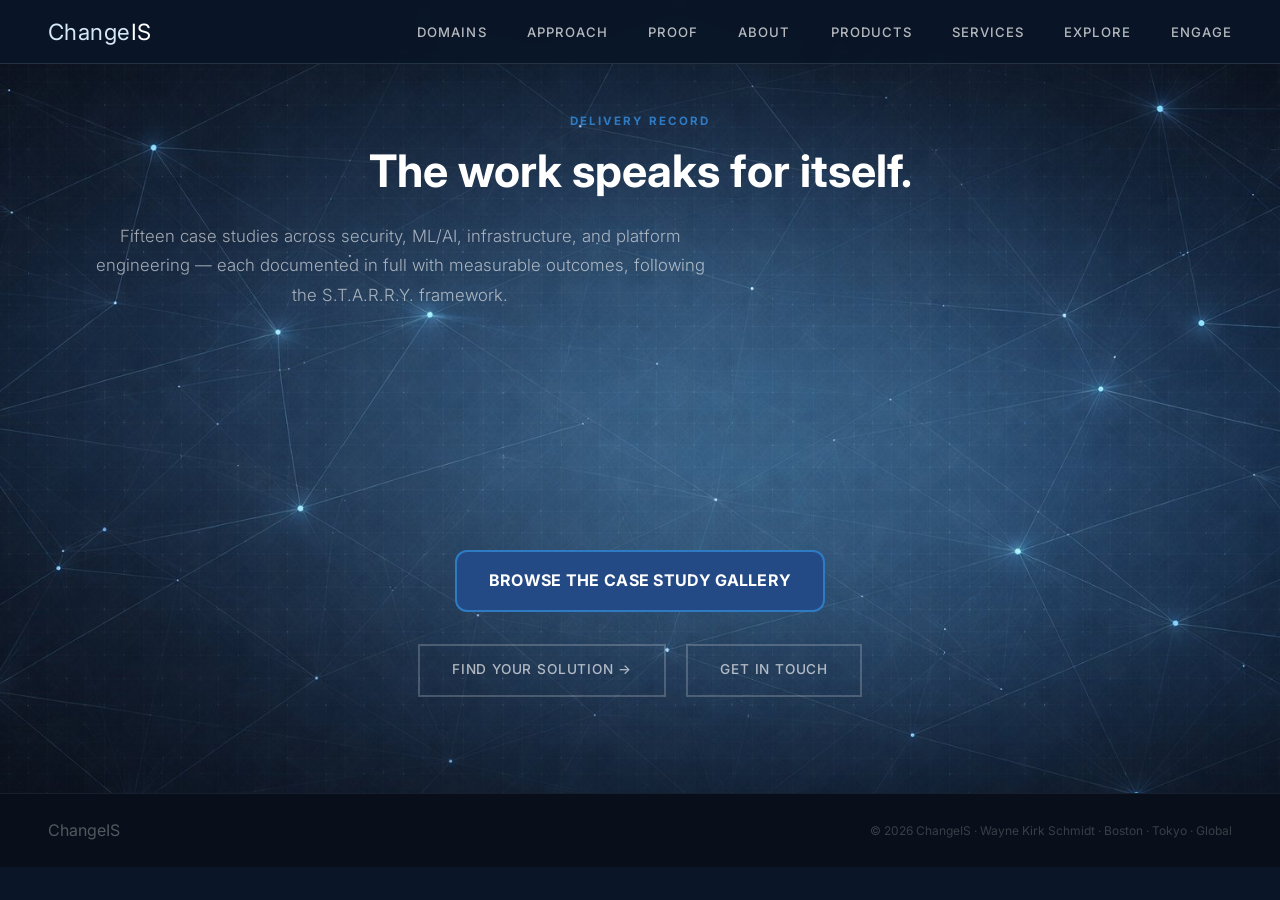
<file: proof.html>
<!DOCTYPE html>
<html lang="en">
<head>
  <meta charset="UTF-8">
  <meta name="viewport" content="width=device-width, initial-scale=1.0">
  <title>ChangeIS — Proof</title>
  <meta name="description" content="Fifteen case studies. Measurable outcomes.">
  <link rel="preconnect" href="https://fonts.googleapis.com">
  <link rel="preconnect" href="https://fonts.gstatic.com" crossorigin>
  <link href="https://fonts.googleapis.com/css2?family=Inter:wght@300;400;500;600;700;800&display=swap" rel="stylesheet">
  <link rel="stylesheet" href="./styles.css"/>
  <style>
    .patent-links { display: flex; gap: 1rem; margin-top: 0.5rem; flex-wrap: wrap; }
    .patent-links a { color: var(--sky, #7eb8f7); font-size: 0.82rem; font-weight: 600; text-decoration: none; border: 1px solid var(--sky, #7eb8f7); border-radius: 4px; padding: 0.15rem 0.6rem; transition: background 0.2s; }
    .patent-links a:hover { background: rgba(126,184,247,0.15); }
    .patent-link-placeholder { color: rgba(255,255,255,0.25); font-size: 0.82rem; font-weight: 600; border: 1px solid rgba(255,255,255,0.15); border-radius: 4px; padding: 0.15rem 0.6rem; }
    .page-hero { padding: 7rem 0 3rem; text-align: center; }
    .page-hero .section-eyebrow { margin-bottom: 1rem; }
  </style>
</head>
<body>
  <nav>
    <a class="nav-logo" href="/index.html"><span>Change</span>IS</a>
    <ul class="nav-links">
      <li><a href="/domains.html">Domains</a></li>
      <li><a href="/approach.html">Approach</a></li>
      <li><a href="/proof.html">Proof</a></li>
      <li><a href="/about.html">About</a></li>
      <li><a href="/products.html">Products</a></li>
      <li><a href="/services.html">Services</a></li>
      <li><a href="/explore.html">Explore</a></li>
      <li><a href="/engage.html">Engage</a></li>
    </ul>
  </nav>
  <div class="page-hero section-inner">
    <p class="section-eyebrow">Delivery Record</p>
    <h1 class="section-title">The work speaks for itself.</h1>
    <p class="section-intro">Fifteen case studies across security, ML/AI, infrastructure, and platform engineering — each documented in full with measurable outcomes, following the S.T.A.R.R.Y. framework.</p>
  </div>
  <section>
    <div class="section-inner">
      <div class="proof-cta reveal" style="text-align:center;margin-top:2.5rem;">
        <a href="https://casestudies.changeis.io" class="btn-primary" style="display:inline-block;background:#244a86;color:#fff;padding:1rem 2rem;border-radius:12px;text-decoration:none;font-weight:700;font-size:1rem;letter-spacing:0.3px;transition:background 0.2s;">Browse the Case Study Gallery</a>
      </div>
      <div style="text-align:center;margin-top:2rem;">
        <a href="/explore.html" class="btn-ghost">Find Your Solution →</a>
        <a href="/engage.html" class="btn-ghost" style="margin-left:1rem;">Get in Touch</a>
      </div>
    </div>
  </section>
  <footer>
    <span class="footer-logo">ChangeIS</span>
    <span class="footer-copy">© 2026 ChangeIS · Wayne Kirk Schmidt · Boston · Tokyo · Global</span>
  </footer>
  <script>
    const reveals = document.querySelectorAll('.reveal');
    const observer = new IntersectionObserver((entries) => {
      entries.forEach((entry, i) => {
        if (entry.isIntersecting) {
          setTimeout(() => entry.target.classList.add('visible'), i * 80);
          observer.unobserve(entry.target);
        }
      });
    }, { threshold: 0.1 });
    reveals.forEach(el => observer.observe(el));
  </script>
</body>
</html>
</file>
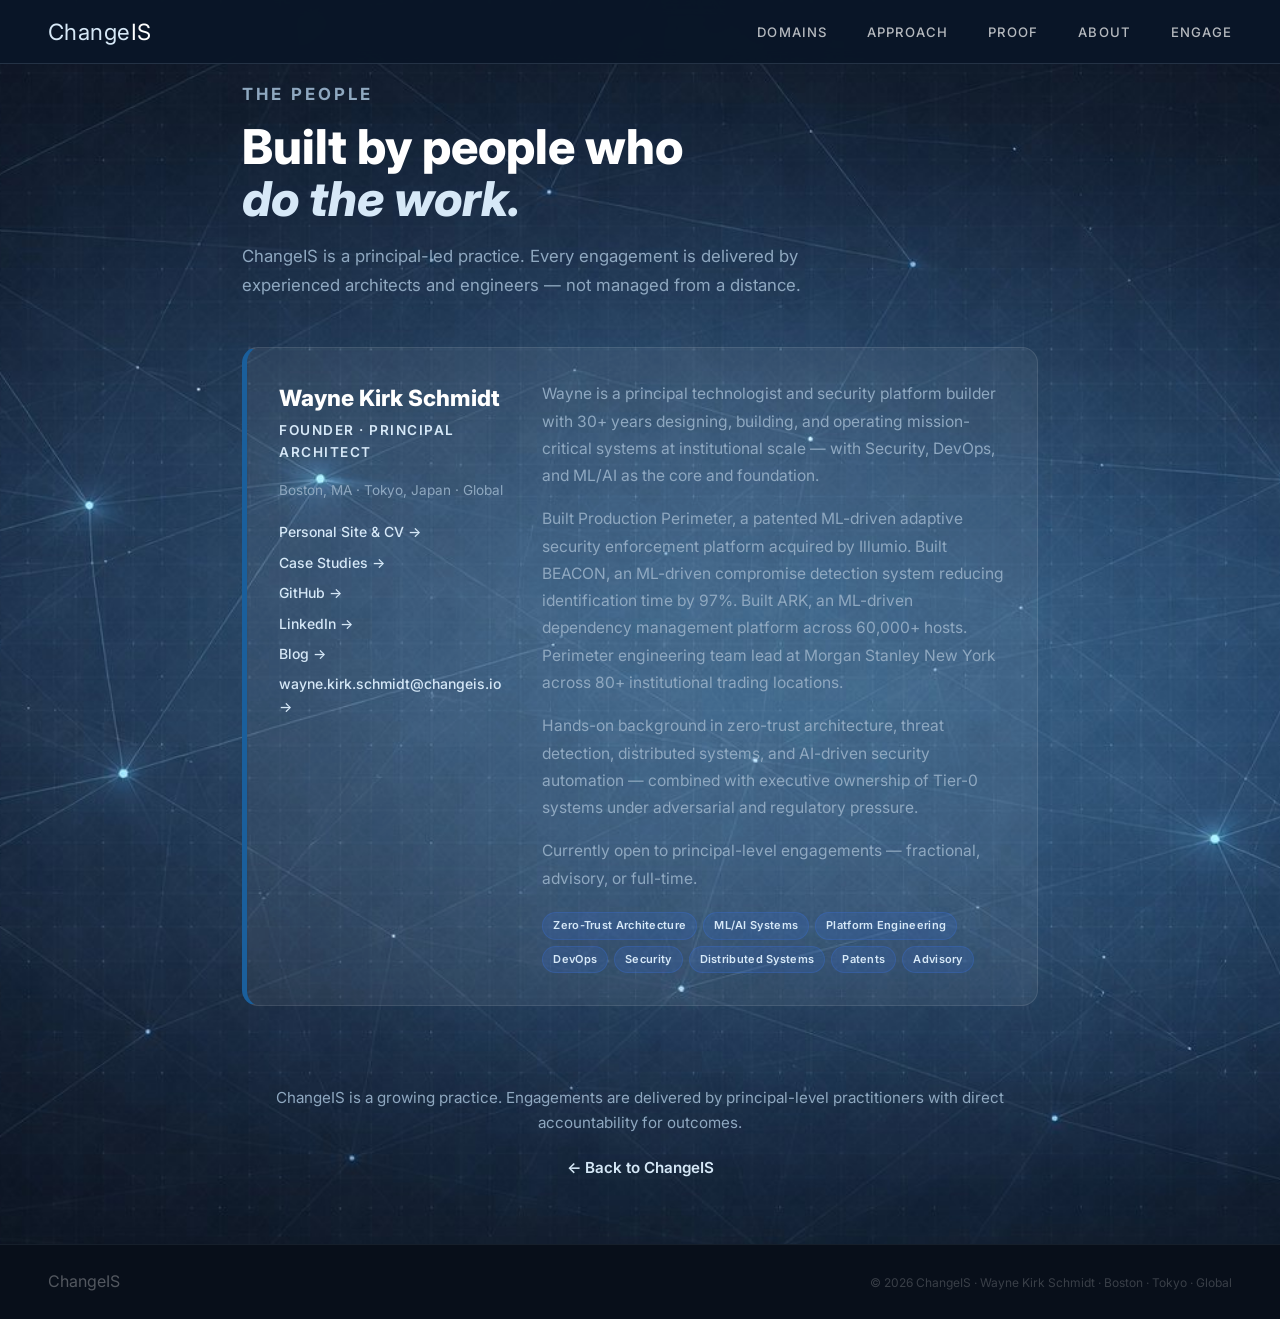
<file: team.html>
<!DOCTYPE html>
<html lang="en">
<head>
  <meta charset="UTF-8"/>
  <meta name="viewport" content="width=device-width, initial-scale=1.0"/>
  <title>The Team — ChangeIS</title>
  <meta name="description" content="The people behind ChangeIS — principal architecture, ML/AI, DevOps, and security engineering."/>
  <link rel="preconnect" href="https://fonts.googleapis.com"/>
  <link rel="preconnect" href="https://fonts.gstatic.com" crossorigin/>
  <link href="https://fonts.googleapis.com/css2?family=Inter:wght@300;400;500;600;700;800&display=swap" rel="stylesheet"/>
  <link rel="stylesheet" href="./styles.css"/>
  <style>
    .team-hero {
      padding: 5rem 2rem 3rem;
      max-width: 860px;
      margin: 0 auto;
    }
    .team-hero .section-eyebrow { margin-bottom: 0.75rem; }
    .team-hero h1 {
      font-size: clamp(2rem, 4vw, 3rem);
      font-weight: 800;
      color: var(--white);
      line-height: 1.1;
      margin-bottom: 1rem;
    }
    .team-hero p {
      font-size: 1.05rem;
      color: var(--light);
      max-width: 580px;
      line-height: 1.7;
    }

    .team-grid {
      max-width: 860px;
      margin: 0 auto;
      padding: 0 2rem 5rem;
      display: grid;
      gap: 2rem;
    }

    .member-card {
      background: rgba(255,255,255,0.06);
      border: 1px solid rgba(255,255,255,0.1);
      border-left: 5px solid var(--blue);
      border-radius: 16px;
      padding: 2rem;
      display: grid;
      grid-template-columns: 1fr 2fr;
      gap: 2rem;
      align-items: start;
    }

    @media (max-width: 640px) {
      .member-card { grid-template-columns: 1fr; }
    }

    .member-left {}

    .member-name {
      font-size: 1.4rem;
      font-weight: 800;
      color: var(--white);
      margin-bottom: 4px;
    }

    .member-title {
      font-size: 0.85rem;
      font-weight: 600;
      letter-spacing: 1.5px;
      text-transform: uppercase;
      color: var(--sky);
      margin-bottom: 1rem;
    }

    .member-location {
      font-size: 0.85rem;
      color: var(--light);
      margin-bottom: 1.25rem;
    }

    .member-links {
      display: flex;
      flex-direction: column;
      gap: 8px;
    }

    .member-link {
      color: var(--sky);
      text-decoration: none;
      font-size: 0.875rem;
      font-weight: 500;
      transition: color 0.15s;
    }

    .member-link:hover { color: var(--white); }

    .member-bio p {
      color: var(--light);
      font-size: 0.975rem;
      line-height: 1.75;
      margin-bottom: 1rem;
    }

    .member-bio p:last-child { margin-bottom: 0; }

    .member-tags {
      display: flex;
      flex-wrap: wrap;
      gap: 6px;
      margin-top: 1.25rem;
    }

    .member-tag {
      background: rgba(59,111,212,0.2);
      border: 1px solid rgba(59,111,212,0.3);
      color: var(--sky);
      padding: 4px 10px;
      border-radius: 999px;
      font-size: 11px;
      font-weight: 600;
      letter-spacing: 0.3px;
    }

    .team-footer {
      max-width: 860px;
      margin: 0 auto;
      padding: 0 2rem 4rem;
      text-align: center;
    }

    .team-footer p {
      color: var(--light);
      font-size: 0.95rem;
      margin-bottom: 1.25rem;
    }

    .back-link {
      color: var(--sky);
      text-decoration: none;
      font-weight: 600;
      font-size: 0.95rem;
      transition: color 0.15s;
    }

    .back-link:hover { color: var(--white); }
  </style>
</head>
<body>

  <!-- NAV -->
  <nav>
    <a class="nav-logo" href="./index.html"><span>Change</span>IS</a>
    <ul class="nav-links">
      <li><a href="./index.html#domains">Domains</a></li>
      <li><a href="./index.html#approach">Approach</a></li>
      <li><a href="./index.html#proof">Proof</a></li>
      <li><a href="./index.html#about">About</a></li>
      <li><a href="./index.html#contact">Engage</a></li>
    </ul>
  </nav>

  <!-- TEAM HERO -->
  <div class="team-hero">
    <p class="section-eyebrow">The People</p>
    <h1>Built by people who<br><em style="font-style:italic;color:var(--sky);">do the work.</em></h1>
    <p>ChangeIS is a principal-led practice. Every engagement is delivered by experienced architects and engineers — not managed from a distance.</p>
  </div>

  <!-- TEAM GRID -->
  <div class="team-grid">

    <div class="member-card">
      <div class="member-left">
        <div class="member-name">Wayne Kirk Schmidt</div>
        <div class="member-title">Founder · Principal Architect</div>
        <div class="member-location">Boston, MA · Tokyo, Japan · Global</div>
        <div class="member-links">
          <a class="member-link" href="https://www.waynekirkschmidt.me">Personal Site &amp; CV →</a>
          <a class="member-link" href="https://casestudies.changeis.io">Case Studies →</a>
          <a class="member-link" href="https://github.com/wayne-kirk-schmidt">GitHub →</a>
          <a class="member-link" href="https://linkedin.com/in/waynekirkschmidt">LinkedIn →</a>
          <a class="member-link" href="https://backofthenapkin.tech">Blog →</a>
          <a class="member-link" href="mailto:wayne.kirk.schmidt@changeis.io">wayne.kirk.schmidt@changeis.io →</a>
        </div>
      </div>
      <div class="member-bio">
        <p>Wayne is a principal technologist and security platform builder with 30+ years designing, building, and operating mission-critical systems at institutional scale — with Security, DevOps, and ML/AI as the core and foundation.</p>
        <p>Built Production Perimeter, a patented ML-driven adaptive security enforcement platform acquired by Illumio. Built BEACON, an ML-driven compromise detection system reducing identification time by 97%. Built ARK, an ML-driven dependency management platform across 60,000+ hosts. Perimeter engineering team lead at Morgan Stanley New York across 80+ institutional trading locations.</p>
        <p>Hands-on background in zero-trust architecture, threat detection, distributed systems, and AI-driven security automation — combined with executive ownership of Tier-0 systems under adversarial and regulatory pressure.</p>
        <p>Currently open to principal-level engagements — fractional, advisory, or full-time.</p>
        <div class="member-tags">
          <span class="member-tag">Zero-Trust Architecture</span>
          <span class="member-tag">ML/AI Systems</span>
          <span class="member-tag">Platform Engineering</span>
          <span class="member-tag">DevOps</span>
          <span class="member-tag">Security</span>
          <span class="member-tag">Distributed Systems</span>
          <span class="member-tag">Patents</span>
          <span class="member-tag">Advisory</span>
        </div>
      </div>
    </div>

  </div>

  <!-- FOOTER NOTE -->
  <div class="team-footer">
    <p>ChangeIS is a growing practice. Engagements are delivered by principal-level practitioners with direct accountability for outcomes.</p>
    <a class="back-link" href="./index.html">&larr; Back to ChangeIS</a>
  </div>

  <!-- FOOTER -->
  <footer>
    <span class="footer-logo">ChangeIS</span>
    <span class="footer-copy">© 2026 ChangeIS · Wayne Kirk Schmidt · Boston · Tokyo · Global</span>
  </footer>

</body>
</html>
</file>
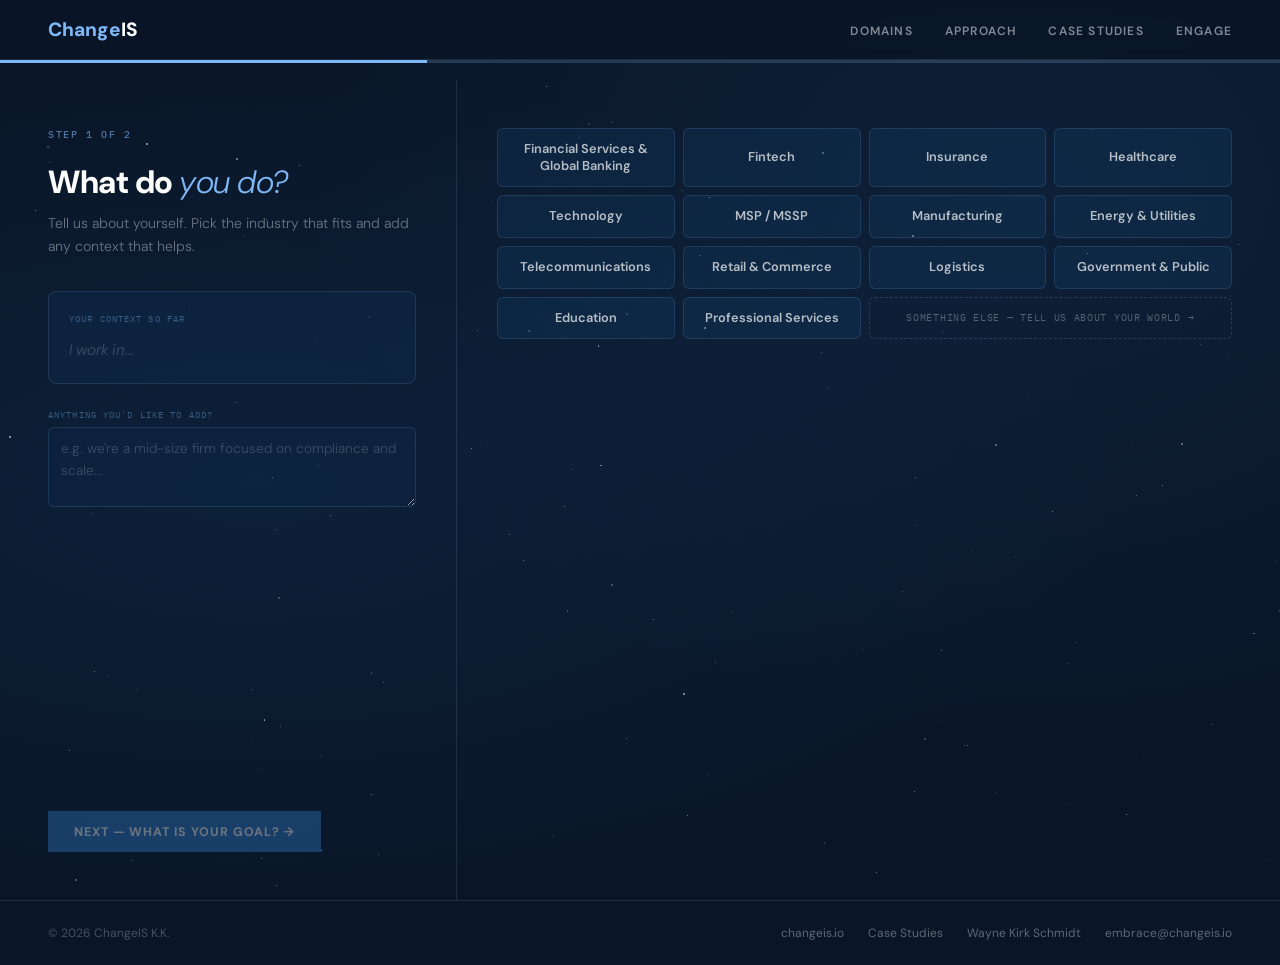
<file: who.html>
<!DOCTYPE html>
<html lang="en">
<head>
  <meta charset="UTF-8">
  <meta name="viewport" content="width=device-width, initial-scale=1.0">
  <title>ChangeIS — What Do You Do?</title>
  <meta name="description" content="Two steps to a conversation with ChangeIS. Tell us about your business and your goal.">
  <link rel="preconnect" href="https://fonts.googleapis.com">
  <link rel="preconnect" href="https://fonts.gstatic.com" crossorigin>
  <link href="https://fonts.googleapis.com/css2?family=DM+Sans:ital,opsz,wght@0,9..40,300;0,9..40,400;0,9..40,600;0,9..40,800;1,9..40,300&family=IBM+Plex+Mono:wght@400;500&display=swap" rel="stylesheet">
  <style>
    *, *::before, *::after { box-sizing: border-box; margin: 0; padding: 0; }

    :root {
      --navy:   #0F2D52;
      --blue:   #1A5F9C;
      --steel:  #2E7BC4;
      --sky:    #7eb8f7;
      --mist:   #D6E8F7;
      --bg:     #0A1628;
      --white:  #FFFFFF;
      --border: rgba(184,212,238,0.12);
      --frost:  rgba(26,95,156,0.15);
      --mono:   'IBM Plex Mono', monospace;
      --sans:   'DM Sans', system-ui, sans-serif;
    }

    html { scroll-behavior: smooth; }

    body {
      font-family: var(--sans);
      background: var(--bg);
      background-image:
        radial-gradient(ellipse at 20% 50%, rgba(26,95,156,0.15) 0%, transparent 60%),
        radial-gradient(ellipse at 80% 20%, rgba(46,123,196,0.1) 0%, transparent 50%);
      color: var(--white);
      min-height: 100vh;
      overflow-x: hidden;
    }

    #stars { position: fixed; inset: 0; pointer-events: none; z-index: 0; }

    /* ── NAV ── */
    nav {
      position: fixed; top: 0; left: 0; right: 0; z-index: 100;
      display: flex; align-items: center; justify-content: space-between;
      padding: 0 3rem; height: 60px;
      background: rgba(10,22,40,0.97);
      border-bottom: 1px solid var(--border);
      backdrop-filter: blur(8px);
    }
    .nav-logo { font-size: 1.2rem; font-weight: 800; color: var(--white); text-decoration: none; }
    .nav-logo span { color: var(--sky); }
    .nav-links { display: flex; gap: 2rem; list-style: none; }
    .nav-links a {
      font-size: 0.75rem; font-weight: 600; letter-spacing: 0.1em;
      text-transform: uppercase; color: rgba(255,255,255,0.5);
      text-decoration: none; transition: color 0.2s;
    }
    .nav-links a:hover { color: var(--sky); }

    /* ── STEP INDICATOR ── */
    .step-bar {
      position: fixed; top: 60px; left: 0; right: 0; z-index: 99;
      display: flex; align-items: center; justify-content: center;
      gap: 0; height: 3px; background: rgba(184,212,238,0.06);
    }
    .step-seg {
      flex: 1; height: 100%;
      background: rgba(126,184,247,0.15);
      transition: background 0.4s;
    }
    .step-seg.active { background: var(--sky); }
    .step-seg.done { background: rgba(126,184,247,0.45); }

    /* ── MAIN LAYOUT ── */
    main {
      position: relative; z-index: 1;
      min-height: 100vh;
      padding: 80px 0 0;
      display: flex; flex-direction: column;
    }

    .panel {
      display: none;
      flex: 1;
      grid-template-columns: 1fr 1.8fr;
      min-height: calc(100vh - 80px);
    }
    .panel.active { display: grid; }

    /* ── LEFT COLUMN ── */
    .col-left {
      padding: 3rem 2.5rem 3rem 3rem;
      border-right: 1px solid var(--border);
      display: flex; flex-direction: column;
      justify-content: space-between;
      position: sticky; top: 80px;
      height: calc(100vh - 80px);
      overflow-y: auto;
    }

    .step-label {
      font-family: var(--mono);
      font-size: 0.62rem; font-weight: 500;
      letter-spacing: 0.16em; text-transform: uppercase;
      color: var(--sky); opacity: 0.6;
      margin-bottom: 1.5rem;
    }

    .col-question {
      font-size: clamp(1.6rem, 2.5vw, 2.2rem);
      font-weight: 800; line-height: 1.1;
      letter-spacing: -0.5px; color: var(--white);
      margin-bottom: 0.75rem;
    }
    .col-question em { font-style: italic; color: var(--sky); font-weight: 300; }

    .col-hint {
      font-size: 0.88rem; color: rgba(255,255,255,0.4);
      line-height: 1.65; font-weight: 300;
      margin-bottom: 2rem;
    }

    /* sentence builder */
    .sentence-builder {
      flex: 1;
      background: rgba(15,45,82,0.4);
      border: 1px solid var(--border);
      border-radius: 8px;
      padding: 1.25rem;
      margin-bottom: 1.5rem;
    }
    .sentence-label {
      font-family: var(--mono);
      font-size: 0.58rem; letter-spacing: 0.12em; text-transform: uppercase;
      color: rgba(126,184,247,0.4); margin-bottom: 0.75rem;
    }
    .sentence-text {
      font-size: 0.95rem; color: rgba(255,255,255,0.75);
      line-height: 1.75; font-weight: 300;
    }
    .sentence-text .highlight {
      color: var(--sky); font-weight: 600;
    }
    .sentence-text .placeholder {
      color: rgba(255,255,255,0.2); font-style: italic;
    }

    /* extra context textarea */
    .context-area {
      width: 100%;
      background: rgba(15,45,82,0.3);
      border: 1px solid rgba(126,184,247,0.15);
      border-radius: 6px;
      padding: 10px 12px;
      color: rgba(255,255,255,0.75);
      font-family: var(--sans);
      font-size: 0.85rem; font-weight: 300;
      line-height: 1.6;
      resize: vertical; min-height: 80px;
      margin-bottom: 1.5rem;
      transition: border-color 0.2s;
    }
    .context-area::placeholder { color: rgba(255,255,255,0.2); }
    .context-area:focus {
      outline: none;
      border-color: rgba(126,184,247,0.35);
    }
    .context-label {
      font-family: var(--mono);
      font-size: 0.58rem; letter-spacing: 0.12em; text-transform: uppercase;
      color: rgba(126,184,247,0.4); margin-bottom: 6px; display: block;
    }

    /* nav buttons */
    .nav-btns {
      display: flex; gap: 10px; align-items: center;
    }
    .btn-back {
      padding: 0.65rem 1.25rem;
      background: transparent;
      border: 1px solid rgba(126,184,247,0.2);
      color: rgba(255,255,255,0.4);
      font-family: var(--mono);
      font-size: 0.65rem; letter-spacing: 0.1em; text-transform: uppercase;
      cursor: pointer; border-radius: 0;
      transition: all 0.2s;
    }
    .btn-back:hover { border-color: rgba(126,184,247,0.4); color: rgba(255,255,255,0.7); }
    .btn-next {
      padding: 0.65rem 1.5rem;
      background: var(--steel); color: var(--white);
      font-family: var(--sans);
      font-size: 0.78rem; font-weight: 700;
      letter-spacing: 0.08em; text-transform: uppercase;
      border: 2px solid var(--steel); cursor: pointer; border-radius: 0;
      transition: all 0.2s; opacity: 0.4; pointer-events: none;
    }
    .btn-next.ready { opacity: 1; pointer-events: all; }
    .btn-next.ready:hover { background: transparent; color: var(--sky); border-color: var(--sky); }

    /* ── RIGHT COLUMN ── */
    .col-right {
      padding: 3rem 3rem 3rem 2.5rem;
      overflow-y: auto;
    }

    /* ── GRID SHARED ── */
    .select-grid {
      display: grid;
      grid-template-columns: repeat(4, 1fr);
      gap: 8px;
      margin-bottom: 10px;
    }

    .sel-btn {
      background: var(--frost);
      border: 1px solid rgba(126,184,247,0.15);
      border-radius: 6px;
      padding: 12px 10px;
      color: rgba(255,255,255,0.7);
      font-family: var(--sans);
      font-size: 0.8rem; font-weight: 600;
      text-align: center; cursor: pointer;
      transition: all 0.2s; line-height: 1.3;
    }
    .sel-btn:hover {
      background: rgba(46,123,196,0.25);
      border-color: rgba(126,184,247,0.4);
      color: var(--white); transform: translateY(-1px);
    }
    .sel-btn.selected {
      background: rgba(46,123,196,0.35);
      border-color: var(--sky); color: var(--white);
    }

    .other-btn {
      grid-column: span 2;
      background: transparent;
      border: 1px dashed rgba(126,184,247,0.2);
      border-radius: 6px;
      padding: 12px 10px;
      color: rgba(255,255,255,0.3);
      font-family: var(--mono);
      font-size: 0.62rem; font-weight: 400;
      letter-spacing: 0.07em; text-transform: uppercase;
      text-align: center; cursor: pointer;
      transition: all 0.2s;
    }
    .other-btn:hover { border-color: rgba(126,184,247,0.4); color: rgba(255,255,255,0.6); }

    /* product cards */
    .product-grid {
      display: grid;
      grid-template-columns: repeat(4, 1fr);
      gap: 8px;
      margin-bottom: 10px;
    }

    .product-card {
      background: var(--frost);
      border: 1px solid rgba(126,184,247,0.15);
      border-radius: 8px;
      padding: 14px 12px;
      cursor: pointer; text-align: left;
      transition: all 0.2s;
      position: relative;
    }
    .product-card:hover {
      background: rgba(46,123,196,0.25);
      border-color: rgba(126,184,247,0.4);
      transform: translateY(-2px);
    }
    .product-card.selected {
      background: rgba(46,123,196,0.35);
      border-color: var(--sky);
    }
    .product-card.service-card {
      border-color: rgba(125,222,192,0.2);
    }
    .product-card.service-card:hover {
      border-color: rgba(125,222,192,0.5);
    }
    .product-card.service-card.selected {
      border-color: #7ddec0;
      background: rgba(125,222,192,0.1);
    }

    .pcard-type {
      font-family: var(--mono);
      font-size: 0.55rem; font-weight: 500;
      letter-spacing: 0.1em; text-transform: uppercase;
      color: var(--sky); opacity: 0.6;
      margin-bottom: 4px;
    }
    .pcard-type.service { color: #7ddec0; }

    .pcard-name {
      font-size: 0.95rem; font-weight: 800;
      color: var(--white); margin-bottom: 3px;
      letter-spacing: -0.3px;
    }
    .pcard-domain {
      font-size: 0.68rem; color: rgba(255,255,255,0.4);
      font-weight: 400; margin-bottom: 6px;
    }
    .pcard-whatif {
      font-size: 0.72rem; color: rgba(255,255,255,0.35);
      font-weight: 300; line-height: 1.45;
      font-style: italic;
      display: none;
    }
    .product-card:hover .pcard-whatif,
    .product-card.selected .pcard-whatif {
      display: block;
      color: rgba(255,255,255,0.55);
    }

    .section-label {
      font-family: var(--mono);
      font-size: 0.6rem; font-weight: 500;
      letter-spacing: 0.12em; text-transform: uppercase;
      color: rgba(126,184,247,0.4);
      margin: 1.25rem 0 8px;
    }
    .section-label:first-child { margin-top: 0; }

    /* ── CTA PANEL ── */
    .cta-wrap {
      max-width: 560px; margin: 0 auto;
      padding: 4rem 2rem;
      text-align: center;
      display: flex; flex-direction: column; align-items: center;
    }

    .cta-tags {
      display: flex; gap: 8px; flex-wrap: wrap;
      justify-content: center; margin-bottom: 2rem;
    }
    .cta-tag {
      font-family: var(--mono);
      font-size: 0.62rem; font-weight: 500;
      letter-spacing: 0.1em; text-transform: uppercase;
      padding: 4px 12px;
      background: rgba(46,123,196,0.2);
      border: 1px solid rgba(126,184,247,0.3);
      border-radius: 20px; color: var(--sky);
    }

    .cta-headline {
      font-size: clamp(1.5rem, 2.8vw, 2rem);
      font-weight: 800; line-height: 1.15;
      letter-spacing: -0.5px; color: var(--white);
      margin-bottom: 1rem;
    }
    .cta-headline em { font-style: italic; color: var(--sky); font-weight: 300; }

    .cta-message {
      width: 100%;
      background: rgba(15,45,82,0.4);
      border: 1px solid var(--border);
      border-radius: 8px;
      padding: 1.25rem;
      margin-bottom: 1.5rem;
      text-align: left;
    }
    .cta-message-label {
      font-family: var(--mono);
      font-size: 0.58rem; letter-spacing: 0.12em; text-transform: uppercase;
      color: rgba(126,184,247,0.4); margin-bottom: 0.75rem; display: block;
    }
    .cta-message-text {
      font-size: 0.88rem; color: rgba(255,255,255,0.65);
      line-height: 1.75; font-weight: 300;
      white-space: pre-wrap;
    }

    /* web3forms */
    .send-form { width: 100%; text-align: left; margin-bottom: 1.5rem; }
    .form-row { margin-bottom: 10px; }
    .form-input {
      width: 100%;
      background: rgba(15,45,82,0.4);
      border: 1px solid rgba(126,184,247,0.15);
      border-radius: 4px;
      padding: 10px 12px;
      color: var(--white);
      font-family: var(--sans);
      font-size: 0.88rem; font-weight: 300;
      transition: border-color 0.2s;
    }
    .form-input:focus { outline: none; border-color: rgba(126,184,247,0.4); }
    .form-input::placeholder { color: rgba(255,255,255,0.2); }

    .form-row-2 { display: grid; grid-template-columns: 1fr 1fr; gap: 10px; margin-bottom: 10px; }

    .btn-send {
      width: 100%;
      padding: 0.85rem 2rem;
      background: var(--steel); color: var(--white);
      font-family: var(--sans);
      font-size: 0.82rem; font-weight: 700;
      letter-spacing: 0.08em; text-transform: uppercase;
      border: 2px solid var(--steel); cursor: pointer; border-radius: 0;
      transition: all 0.25s; margin-top: 4px;
    }
    .btn-send:hover { background: transparent; color: var(--sky); border-color: var(--sky); }

    .cta-or {
      display: flex; align-items: center; gap: 12px;
      width: 100%; margin: 1rem 0; color: rgba(255,255,255,0.2);
      font-size: 0.75rem;
    }
    .cta-or::before, .cta-or::after {
      content: ''; flex: 1; height: 1px;
      background: rgba(184,212,238,0.1);
    }

    .cal-buttons {
      display: grid;
      grid-template-columns: 1fr 1fr;
      gap: 8px; width: 100%;
    }
    .cal-buttons .sel-btn {
      text-decoration: none;
      display: flex; align-items: center; justify-content: center;
    }

    .cta-restart {
      margin-top: 2rem;
      font-family: var(--mono);
      font-size: 0.62rem; letter-spacing: 0.1em; text-transform: uppercase;
      color: rgba(255,255,255,0.2); cursor: pointer;
      background: none; border: none; transition: color 0.2s;
    }
    .cta-restart:hover { color: rgba(255,255,255,0.5); }

    .success-msg {
      display: none;
      background: rgba(125,222,192,0.1);
      border: 1px solid rgba(125,222,192,0.3);
      border-radius: 8px;
      padding: 1.25rem;
      margin-bottom: 1.5rem;
      text-align: center;
      color: #7ddec0;
      font-size: 0.95rem; line-height: 1.6;
    }

    /* ── FOOTER ── */
    footer {
      position: relative; z-index: 1;
      display: flex; align-items: center; justify-content: space-between;
      padding: 1.5rem 3rem;
      border-top: 1px solid var(--border);
      font-size: 0.75rem; color: rgba(255,255,255,0.25);
    }
    footer a { color: rgba(255,255,255,0.35); text-decoration: none; transition: color 0.2s; }
    footer a:hover { color: var(--sky); }
    .footer-links { display: flex; gap: 1.5rem; }

    @media (max-width: 900px) {
      .panel.active { display: flex; flex-direction: column; }
      .col-left { position: relative; height: auto; top: auto; border-right: none; border-bottom: 1px solid var(--border); }
      .select-grid { grid-template-columns: repeat(2, 1fr); }
      .product-grid { grid-template-columns: repeat(2, 1fr); }
      nav { padding: 0 1.5rem; }
      .nav-links { display: none; }
      footer { padding: 1.5rem; flex-direction: column; gap: 0.75rem; text-align: center; }
      .form-row-2 { grid-template-columns: 1fr; }
      .cal-buttons { flex-direction: column; }
    }
  </style>
</head>
<body>

<div id="stars"></div>

<nav>
  <a class="nav-logo" href="https://changeis.io"><span>Change</span>IS</a>
  <ul class="nav-links">
    <li><a href="https://changeis.io#domains">Domains</a></li>
    <li><a href="https://changeis.io#approach">Approach</a></li>
    <li><a href="https://casestudies.changeis.io">Case Studies</a></li>
    <li><a href="https://changeis.io#engage">Engage</a></li>
  </ul>
</nav>

<div class="step-bar">
  <div class="step-seg active" id="seg-1"></div>
  <div class="step-seg" id="seg-2"></div>
  <div class="step-seg" id="seg-3"></div>
</div>

<main>

  <!-- ── PANEL 1: WHAT DO YOU DO ── -->
  <div class="panel active" id="panel-1">
    <div class="col-left">
      <div>
        <p class="step-label">Step 1 of 2</p>
        <h1 class="col-question">What do <em>you do?</em></h1>
        <p class="col-hint">Tell us about yourself. Pick the industry that fits and add any context that helps.</p>

        <div class="sentence-builder">
          <div class="sentence-label">Your context so far</div>
          <div class="sentence-text" id="sentence-1">
            <span class="placeholder">I work in...</span>
          </div>
        </div>

        <label class="context-label">Anything you'd like to add?</label>
        <textarea class="context-area" id="context-1" placeholder="e.g. we're a mid-size firm focused on compliance and scale..." oninput="updateSentence1()"></textarea>
      </div>

      <div class="nav-btns">
        <button class="btn-next" id="next-1" onclick="goToPanel2()">Next — What is your goal? →</button>
      </div>
    </div>

    <div class="col-right">
      <div class="select-grid">
        <button class="sel-btn" onclick="pickIndustry(this, 'Financial Services & Global Banking')">Financial Services &amp; Global Banking</button>
        <button class="sel-btn" onclick="pickIndustry(this, 'Fintech')">Fintech</button>
        <button class="sel-btn" onclick="pickIndustry(this, 'Insurance')">Insurance</button>
        <button class="sel-btn" onclick="pickIndustry(this, 'Healthcare')">Healthcare</button>
        <button class="sel-btn" onclick="pickIndustry(this, 'Technology')">Technology</button>
        <button class="sel-btn" onclick="pickIndustry(this, 'MSP / MSSP')">MSP / MSSP</button>
        <button class="sel-btn" onclick="pickIndustry(this, 'Manufacturing')">Manufacturing</button>
        <button class="sel-btn" onclick="pickIndustry(this, 'Energy & Utilities')">Energy &amp; Utilities</button>
        <button class="sel-btn" onclick="pickIndustry(this, 'Telecommunications')">Telecommunications</button>
        <button class="sel-btn" onclick="pickIndustry(this, 'Retail & Commerce')">Retail &amp; Commerce</button>
        <button class="sel-btn" onclick="pickIndustry(this, 'Logistics')">Logistics</button>
        <button class="sel-btn" onclick="pickIndustry(this, 'Government & Public Sector')">Government &amp; Public</button>
        <button class="sel-btn" onclick="pickIndustry(this, 'Education')">Education</button>
        <button class="sel-btn" onclick="pickIndustry(this, 'Professional Services')">Professional Services</button>
        <button class="other-btn" onclick="pickIndustry(this, 'Something else')">Something else — tell us about your world →</button>
      </div>
    </div>
  </div>

  <!-- ── PANEL 2: WHAT IS YOUR GOAL ── -->
  <div class="panel" id="panel-2">
    <div class="col-left">
      <div>
        <p class="step-label">Step 2 of 2</p>
        <h2 class="col-question">What is your <em>goal?</em></h2>
        <p class="col-hint">Tell us about your goal. Pick the possibility that resonates — hover to see the full thought.</p>

        <div class="sentence-builder">
          <div class="sentence-label">Your context so far</div>
          <div class="sentence-text" id="sentence-2">
            <span class="placeholder">Building your story...</span>
          </div>
        </div>

        <label class="context-label">Anything you'd like to add?</label>
        <textarea class="context-area" id="context-2" placeholder="e.g. we've tried a few approaches but nothing has stuck..." oninput="updateSentence2()"></textarea>
      </div>

      <div class="nav-btns">
        <button class="btn-back" onclick="goToPanel1()">← Back</button>
        <button class="btn-next" id="next-2" onclick="goToPanel3()">Let's talk →</button>
      </div>
    </div>

    <div class="col-right">
      <p class="section-label">Products</p>
      <div class="product-grid">
        <button class="product-card" onclick="pickProduct(this, 'Nexa', 'DevOps', 'product', 'operations could share learning across the entire firm')">
          <div class="pcard-type">Product</div>
          <div class="pcard-name">Nexa</div>
          <div class="pcard-domain">DevOps</div>
          <div class="pcard-whatif">"What if operations could share learning across the entire firm?"</div>
        </button>
        <button class="product-card" onclick="pickProduct(this, 'Relay', 'Change Readiness', 'product', 'deployments had no surprises. Ever')">
          <div class="pcard-type">Product</div>
          <div class="pcard-name">Relay</div>
          <div class="pcard-domain">Change Readiness</div>
          <div class="pcard-whatif">"What if deployments had no surprises. Ever."</div>
        </button>
        <button class="product-card" onclick="pickProduct(this, 'Maestro', 'Testing', 'product', 'testing made your team smarter with every run')">
          <div class="pcard-type">Product</div>
          <div class="pcard-name">Maestro</div>
          <div class="pcard-domain">Testing</div>
          <div class="pcard-whatif">"What if testing made your team smarter with every run?"</div>
        </button>
        <button class="product-card" onclick="pickProduct(this, 'Pulse', 'Monitoring', 'product', 'your team always knew the true health of your systems')">
          <div class="pcard-type">Product</div>
          <div class="pcard-name">Pulse</div>
          <div class="pcard-domain">Monitoring</div>
          <div class="pcard-whatif">"What if your team always knew the true health of your systems?"</div>
        </button>
        <button class="product-card" onclick="pickProduct(this, 'Vigil', 'Events', 'product', 'you could immediately determine which events actually matter')">
          <div class="pcard-type">Product</div>
          <div class="pcard-name">Vigil</div>
          <div class="pcard-domain">Events</div>
          <div class="pcard-whatif">"What if you could immediately determine which events actually matter?"</div>
        </button>
        <button class="product-card" onclick="pickProduct(this, 'Haven', 'Security', 'product', 'your people became your strongest security asset')">
          <div class="pcard-type">Product</div>
          <div class="pcard-name">Haven</div>
          <div class="pcard-domain">Security</div>
          <div class="pcard-whatif">"What if your people became your strongest security asset?"</div>
        </button>
        <button class="product-card" onclick="pickProduct(this, 'Weavr', 'Knowledge', 'product', 'institutional knowledge belonged to everyone, not just a few')">
          <div class="pcard-type">Product</div>
          <div class="pcard-name">Weavr</div>
          <div class="pcard-domain">Knowledge</div>
          <div class="pcard-whatif">"What if institutional knowledge belonged to everyone, not just a few?"</div>
        </button>
        <button class="product-card" onclick="pickProduct(this, 'Fluid', 'Purpose Engineering', 'product', 'everything your team does was organized around what you\'re actually trying to achieve')">
          <div class="pcard-type">Product</div>
          <div class="pcard-name">Fluid</div>
          <div class="pcard-domain">Purpose Engineering</div>
          <div class="pcard-whatif">"What if everything your team does was organized around what you're actually trying to achieve?"</div>
        </button>
        <button class="product-card" onclick="pickProduct(this, 'Glass', 'Personal Productivity', 'product', 'your email, drive, and calendar organized around your need — not your labels')">
          <div class="pcard-type">Product</div>
          <div class="pcard-name">Glass</div>
          <div class="pcard-domain">Personal Productivity</div>
          <div class="pcard-whatif">"What if your email, drive, and calendar organized around your need — not your labels?"</div>
        </button>
        <button class="product-card" onclick="pickProduct(this, 'CareerCraft', 'Career Strategy', 'product', 'you conducted your search your way, building the best you for the best opportunity')">
          <div class="pcard-type">Product</div>
          <div class="pcard-name">CareerCraft</div>
          <div class="pcard-domain">Career Strategy</div>
          <div class="pcard-whatif">"What if you conducted your search your way, building the best you for the best opportunity?"</div>
        </button>
      </div>

      <p class="section-label">Services</p>
      <div class="product-grid">
        <button class="product-card service-card" onclick="pickProduct(this, 'Galen', 'Advisory', 'service', 'you had trusted strategic guidance at the speed of the decision')">
          <div class="pcard-type service">Service</div>
          <div class="pcard-name">Galen</div>
          <div class="pcard-domain">Advisory</div>
          <div class="pcard-whatif">"What if you had trusted strategic guidance at the speed of the decision?"</div>
        </button>
        <button class="other-btn" style="border-radius:8px; padding:14px 12px; grid-column: span 3;" onclick="pickProduct(this, 'Something else', '', 'other', 'you could describe exactly what you need')">
          Something else — tell us what you're trying to achieve →
        </button>
      </div>
    </div>
  </div>

  <!-- ── PANEL 3: CTA ── -->
  <div class="panel" id="panel-3" style="display:none; align-items:center; justify-content:center;">
    <div class="cta-wrap">
      <div class="cta-tags">
        <span class="cta-tag" id="cta-tag-industry"></span>
        <span class="cta-tag" id="cta-tag-product"></span>
      </div>

      <h2 class="cta-headline" id="cta-headline"></h2>

      <div class="cta-message">
        <span class="cta-message-label">Your message to Wayne</span>
        <div class="cta-message-text" id="cta-message-text"></div>
      </div>

      <div class="success-msg" id="success-msg">
        ✓ Sent. Wayne will be in touch shortly.<br>
        <span style="font-size:0.85rem; opacity:0.7;">Want to lock in a time while you're here?</span>
      </div>

      <form class="send-form" id="send-form" onsubmit="submitForm(event)">
        <input type="hidden" name="access_key" value="c140c97c-44a9-4f89-af37-e5e9e30835a1">
        <input type="hidden" name="botcheck" value="" style="display:none;">
        <input type="hidden" name="subject" id="form-subject" value="">
        <input type="hidden" name="message" id="form-message" value="">
        <div class="form-row-2">
          <input type="text" name="name" class="form-input" placeholder="Your name" required>
          <input type="email" name="email" class="form-input" placeholder="Your email" required>
        </div>
        <div class="form-row">
          <input type="text" name="company" class="form-input" placeholder="Your company (optional)">
        </div>
        <button type="submit" class="btn-send">Send to ChangeIS →</button>
      </form>

      <div class="cta-or" style="display:none;">or book a call directly</div>

      <div class="cal-buttons" style="display:none;">
        <a class="sel-btn" href="https://cal.com/waynekirkschmidt/changeis-15min" target="_blank">Explore our fit — 15 min</a>
        <a class="sel-btn" href="https://cal.com/waynekirkschmidt/changeis-60min" target="_blank">Explore our work — 60 min</a>
      </div>

      <button class="cta-restart" onclick="restart()">← Start over</button>
    </div>
  </div>

</main>

<footer>
  <span>© 2026 ChangeIS K.K.</span>
  <div class="footer-links">
    <a href="https://changeis.io">changeis.io</a>
    <a href="https://casestudies.changeis.io">Case Studies</a>
    <a href="https://waynekirkschmidt.me">Wayne Kirk Schmidt</a>
    <a href="mailto:embrace@changeis.io">embrace@changeis.io</a>
  </div>
</footer>

<script>
  // Stars
  const starsEl = document.getElementById('stars');
  for (let i = 0; i < 120; i++) {
    const s = document.createElement('div');
    const sz = Math.random() < 0.7 ? 1 : Math.random() < 0.8 ? 1.5 : 2;
    s.style.cssText = `position:absolute;border-radius:50%;background:rgba(255,255,255,${0.15+Math.random()*0.5});width:${sz}px;height:${sz}px;left:${Math.random()*100}%;top:${Math.random()*100}%;`;
    starsEl.appendChild(s);
  }

  // State
  let state = { industry: '', product: '', domain: '', type: '', whatif: '', context1: '', context2: '' };

  // Industry pick
  function pickIndustry(el, value) {
    document.querySelectorAll('#panel-1 .sel-btn, #panel-1 .other-btn').forEach(b => b.classList.remove('selected'));
    el.classList.add('selected');
    state.industry = value;
    updateSentence1();
    document.getElementById('next-1').classList.add('ready');
  }

  function updateSentence1() {
    const extra = document.getElementById('context-1').value.trim();
    state.context1 = extra;
    const s1 = document.getElementById('sentence-1');
    if (!state.industry) {
      s1.innerHTML = '<span class="placeholder">I work in...</span>';
      return;
    }
    let html = 'I work in <span class="highlight">' + state.industry + '</span>';
    if (extra) html += ', where ' + extra;
    html += '.';
    s1.innerHTML = html;
  }

  // Product pick
  function pickProduct(el, name, domain, type, whatif) {
    document.querySelectorAll('#panel-2 .product-card, #panel-2 .other-btn').forEach(b => b.classList.remove('selected'));
    el.classList.add('selected');
    state.product = name;
    state.domain = domain;
    state.type = type;
    state.whatif = whatif;
    updateSentence2();
    document.getElementById('next-2').classList.add('ready');
  }

  function updateSentence2() {
    const extra = document.getElementById('context-2').value.trim();
    state.context2 = extra;
    const s2 = document.getElementById('sentence-2');
    let html = '';
    if (state.industry) {
      html += 'I work in <span class="highlight">' + state.industry + '</span>';
      if (state.context1) html += ', where ' + state.context1;
      html += '.<br><br>';
    }
    if (state.product && state.product !== 'Something else') {
      html += 'I\'m interested in <span class="highlight">' + state.product + '</span> (' + state.domain + ').<br>';
      html += '<em style="color:rgba(255,255,255,0.4);font-size:0.85em;">What if ' + state.whatif + '?</em>';
    } else if (state.product === 'Something else') {
      html += 'I\'m looking for something I haven\'t quite found yet.';
    } else {
      html += '<span class="placeholder">What are you trying to achieve?</span>';
    }
    if (extra) html += '<br><br>' + extra;
    s2.innerHTML = html;
  }

  // Navigation
  function goToPanel1() {
    setPanel('panel-1', 1);
  }

  function goToPanel2() {
    if (!state.industry) return;
    updateSentence2();
    setPanel('panel-2', 2);
    window.scrollTo(0, 0);
  }

  function goToPanel3() {
    if (!state.product) return;
    buildCTA();
    setPanel('panel-3', 3);
    window.scrollTo(0, 0);
  }

  function setPanel(id, step) {
    document.querySelectorAll('.panel').forEach(p => {
      p.classList.remove('active');
      p.style.display = 'none';
    });
    const el = document.getElementById(id);
    if (id === 'panel-3') {
      el.style.display = 'flex';
    } else {
      el.classList.add('active');
      el.style.display = '';
    }
    // Step bar
    ['seg-1','seg-2','seg-3'].forEach((s, i) => {
      const seg = document.getElementById(s);
      seg.className = 'step-seg';
      if (i + 1 < step) seg.classList.add('done');
      else if (i + 1 === step) seg.classList.add('active');
    });
  }

  // Build CTA
  function buildCTA() {
    const isSomethingElse = state.product === 'Something else' || state.industry === 'Something else';

    document.getElementById('cta-tag-industry').textContent = state.industry || 'Open conversation';
    document.getElementById('cta-tag-product').textContent = state.product !== 'Something else'
      ? (state.product + (state.domain ? ' · ' + state.domain : ''))
      : 'Tell us more';

    if (isSomethingElse) {
      document.getElementById('cta-headline').innerHTML = "Let's figure out <em>what's possible.</em>";
    } else {
      document.getElementById('cta-headline').innerHTML = 'What if <em>' + state.whatif + '?</em>';
    }

    // Build message
    const subject = isSomethingElse
      ? 'ChangeIS — ' + state.industry + ' · Open conversation'
      : 'ChangeIS — ' + state.industry + ' · ' + state.product + ' (' + state.domain + ')';

    let msg = 'Hi Wayne,\n\nI work in ' + state.industry;
    if (state.context1) msg += ', where ' + state.context1;
    msg += '.\n\n';

    if (!isSomethingElse) {
      msg += 'I\'m interested in ' + state.product + ' (' + state.domain + ').\n';
      msg += 'Specifically — what if ' + state.whatif + '?\n\n';
    } else {
      msg += 'I\'m trying to figure out what\'s possible.\n\n';
    }

    if (state.context2) msg += state.context2 + '\n\n';
    msg += "I'd love to explore what this looks like for us.\n\n[Your name]";

    document.getElementById('cta-message-text').textContent = msg;
    document.getElementById('form-subject').value = subject;
    document.getElementById('form-message').value = msg;
  }

  // Submit via Web3Forms — stay on page
  async function submitForm(e) {
    e.preventDefault();
    const form = document.getElementById('send-form');
    const btn = form.querySelector('.btn-send');
    btn.textContent = 'Sending...';
    btn.disabled = true;

    document.getElementById('form-message').value = document.getElementById('cta-message-text').textContent;

    const data = new FormData(form);
    // Remove redirect so we stay on page
    data.delete('redirect');

    try {
      const res = await fetch('https://api.web3forms.com/submit', { method: 'POST', body: data });
      const json = await res.json();
      if (json.success) {
        form.style.display = 'none';
        document.getElementById('success-msg').style.display = 'block';
        document.querySelector('.cta-or').style.display = 'flex';
        document.querySelector('.cal-buttons').style.display = 'grid';
      } else {
        btn.textContent = 'Try again →';
        btn.disabled = false;
      }
    } catch {
      btn.textContent = 'Try again →';
      btn.disabled = false;
    }
  }

  function restart() {
    state = { industry: '', product: '', domain: '', type: '', whatif: '', context1: '', context2: '' };
    document.querySelectorAll('.sel-btn, .product-card, .other-btn').forEach(b => b.classList.remove('selected'));
    document.getElementById('context-1').value = '';
    document.getElementById('context-2').value = '';
    document.getElementById('next-1').classList.remove('ready');
    document.getElementById('next-2').classList.remove('ready');
    document.getElementById('send-form').style.display = 'block';
    document.getElementById('send-form').reset();
    document.getElementById('success-msg').style.display = 'none';
    document.querySelector('.cta-or').style.display = 'none';
    document.querySelector('.cal-buttons').style.display = 'none';
    const btn = document.querySelector('.btn-send');
    if (btn) { btn.textContent = 'Send to ChangeIS →'; btn.disabled = false; }
    goToPanel1();
  }
</script>

</body>
</html>
</file>
<file: styles.css>
*, *::before, *::after { box-sizing: border-box; margin: 0; padding: 0; }

    :root {
      --navy:   #0F2D52;
      --blue:   #1A5F9C;
      --steel:  #2E7BC4;
      --sky:    #D6E8F7;
      --mist:   #EEF5FC;
      --body:   #1E1E2E;
      --mid:    #4A5568;
      --light:  #8FA8C0;
      --white:  #FFFFFF;
      --rule:   #B8D4EE;
      --serif:  'Inter', sans-serif;
      --sans:   'Inter', system-ui, sans-serif;
    }

    html { scroll-behavior: smooth; }

    body {
      font-family: var(--sans);
      background-color: #0A1628;
      background-image: url('./background.png');
      background-size: cover;
      background-position: center top;
      background-repeat: no-repeat;
      background-attachment: scroll;
      color: var(--body);
      font-size: 16px;
      line-height: 1.6;
      overflow-x: hidden;
    }

    /* ── NAV ─────────────────────────────────────────── */
    nav {
      position: fixed; top: 0; left: 0; right: 0;
      z-index: 100;
      display: flex; align-items: center; justify-content: space-between;
      padding: 0 3rem;
      height: 64px;
      background: rgba(10, 22, 40, 0.97);
      backdrop-filter: blur(8px);
      border-bottom: 1px solid rgba(184, 212, 238, 0.15);
    }

    .nav-logo {
      font-family: var(--serif);
      font-size: 1.4rem;
      color: var(--white);
      text-decoration: none;
      letter-spacing: 0.02em;
    }

    .nav-logo span { color: var(--sky); }

    .nav-links {
      display: flex; gap: 2.5rem;
      list-style: none;
    }

    .nav-links a {
      font-size: 0.82rem;
      font-weight: 500;
      letter-spacing: 0.08em;
      text-transform: uppercase;
      color: rgba(255,255,255,0.7);
      text-decoration: none;
      transition: color 0.2s;
    }

    .nav-links a:hover { color: var(--sky); }

    /* ── HERO ─────────────────────────────────────────── */
    .hero {
      min-height: 100vh;
      display: flex; align-items: center;
      background: transparent;
      position: relative;
      overflow: hidden;
      padding: 8rem 3rem 5rem;
    }

    /* Gradient overlay on hero for text readability */
    .hero::before {
      content: '';
      position: absolute; inset: 0;
      background: linear-gradient(
        135deg,
        rgba(10, 22, 42, 0.55) 0%,
        rgba(15, 45, 82, 0.25) 50%,
        rgba(10, 22, 42, 0.65) 100%
      );
      pointer-events: none;
    }

    /* Remove the old background image pseudo-element */
    .hero::after {
      content: '';
      position: absolute; inset: 0;
      background: linear-gradient(
        135deg,
        rgba(10, 22, 42, 0.72) 0%,
        rgba(15, 45, 82, 0.45) 50%,
        rgba(10, 22, 42, 0.80) 100%
      );
      pointer-events: none;
    }

    .hero-inner {
      max-width: 1100px;
      margin: 0 auto;
      width: 100%;
      position: relative; z-index: 1;
    }

    .hero-eyebrow {
      font-size: 0.78rem;
      font-weight: 600;
      letter-spacing: 0.18em;
      text-transform: uppercase;
      color: var(--steel);
      margin-bottom: 1.5rem;
      opacity: 0;
      animation: fadeUp 0.6s ease forwards 0.2s;
    }

    .hero-title {
      font-family: var(--serif);
      font-size: clamp(3rem, 6vw, 5.5rem);
      color: var(--white);
      line-height: 1.05;
      margin-bottom: 1rem;
      opacity: 0;
      animation: fadeUp 0.7s ease forwards 0.35s;
    }

    .hero-title em {
      font-style: italic;
      color: var(--sky);
    }

    .hero-sub {
      font-size: clamp(1rem, 1.8vw, 1.25rem);
      color: rgba(255,255,255,0.55);
      max-width: 580px;
      margin-bottom: 3rem;
      font-weight: 300;
      line-height: 1.7;
      opacity: 0;
      animation: fadeUp 0.7s ease forwards 0.5s;
    }

    .hero-philosophy {
      border-left: 3px solid var(--steel);
      padding-left: 1.5rem;
      margin-bottom: 3.5rem;
      opacity: 0;
      animation: fadeUp 0.7s ease forwards 0.65s;
    }

    .hero-philosophy p {
      font-size: 0.95rem;
      color: rgba(255,255,255,0.7);
      line-height: 1.8;
      font-weight: 300;
    }

    .hero-philosophy p strong {
      color: rgba(255,255,255,0.85);
      font-weight: 400;
    }

    .hero-actions {
      display: flex; gap: 1rem; flex-wrap: wrap;
      opacity: 0;
      animation: fadeUp 0.7s ease forwards 0.8s;
    }

    .btn-primary {
      display: inline-flex; align-items: center; gap: 0.5rem;
      padding: 0.85rem 2rem;
      background: var(--steel);
      color: var(--white);
      text-decoration: none;
      font-size: 0.85rem;
      font-weight: 600;
      letter-spacing: 0.06em;
      text-transform: uppercase;
      border: 2px solid var(--steel);
      transition: all 0.25s;
    }

    .btn-primary:hover {
      background: transparent;
      color: var(--sky);
      border-color: var(--sky);
    }

    .btn-ghost {
      display: inline-flex; align-items: center; gap: 0.5rem;
      padding: 0.85rem 2rem;
      background: transparent;
      color: rgba(255,255,255,0.65);
      text-decoration: none;
      font-size: 0.85rem;
      font-weight: 500;
      letter-spacing: 0.06em;
      text-transform: uppercase;
      border: 2px solid rgba(255,255,255,0.2);
      transition: all 0.25s;
    }

    .btn-ghost:hover {
      border-color: var(--sky);
      color: var(--sky);
    }

    /* ── METRICS STRIP ────────────────────────────────── */
    .metrics {
      background: rgba(214, 232, 247, 0.12);
      border-top: 1px solid rgba(184, 212, 238, 0.2);
      border-bottom: 1px solid rgba(184, 212, 238, 0.2);
      padding: 2.5rem 3rem;
    }

    .metrics-inner {
      max-width: 1100px;
      margin: 0 auto;
      display: grid;
      grid-template-columns: repeat(4, 1fr);
      gap: 0;
    }

    .metric {
      padding: 0.5rem 2rem;
      border-right: 1px solid var(--rule);
      opacity: 0;
      animation: fadeIn 0.5s ease forwards;
    }

    .metric:first-child { padding-left: 0; }
    .metric:last-child { border-right: none; }

    .metric-value {
      font-family: var(--serif);
      font-size: 2.2rem;
      color: var(--white);
      line-height: 1;
      margin-bottom: 0.3rem;
    }

    .metric-label {
      font-size: 0.78rem;
      color: var(--sky);
      font-weight: 500;
      letter-spacing: 0.04em;
    }

    /* ── SECTIONS ─────────────────────────────────────── */
    section {
      padding: 6rem 3rem;
    }

    .section-inner {
      max-width: 1100px;
      margin: 0 auto;
    }

    .section-eyebrow {
      font-size: 0.72rem;
      font-weight: 700;
      letter-spacing: 0.18em;
      text-transform: uppercase;
      color: var(--steel);
      margin-bottom: 0.75rem;
    }

    .section-title {
      font-family: var(--serif);
      font-size: clamp(2rem, 3.5vw, 2.8rem);
      color: var(--white);
      line-height: 1.15;
      margin-bottom: 1.5rem;
    }

    .section-intro {
      font-size: 1.05rem;
      color: rgba(255,255,255,0.6);
      max-width: 620px;
      line-height: 1.75;
      font-weight: 300;
      margin-bottom: 3.5rem;
    }

    /* ── DOMAINS ──────────────────────────────────────── */
    #domains { background: transparent; }

    .domains-grid {
      display: grid;
      grid-template-columns: repeat(3, 1fr);
      gap: 1.25rem;
      background: transparent;
      border: none;
    }

    .domain-card {
      background: rgba(255, 255, 255, 0.90);
      padding: 2.5rem;
      border-radius: 14px;
      border: 1px solid rgba(255, 255, 255, 0.25);
      box-shadow: 0 16px 48px rgba(0, 0, 0, 0.25);
      backdrop-filter: blur(6px);
      transition: transform 0.2s, box-shadow 0.2s, background 0.2s;
    }

    .domain-card:hover {
      background: rgba(238, 245, 252, 0.96);
      transform: translateY(-3px);
      box-shadow: 0 24px 60px rgba(0, 0, 0, 0.32);
    }

    .domain-icon {
      width: 40px; height: 40px;
      margin-bottom: 1.25rem;
      color: var(--steel);
    }

    .domain-name {
      font-family: var(--serif);
      font-size: 1.35rem;
      color: var(--navy);
      margin-bottom: 0.75rem;
    }

    .domain-desc {
      font-size: 0.9rem;
      color: var(--mid);
      line-height: 1.7;
      font-weight: 300;
    }

    .domain-tags {
      margin-top: 1.25rem;
      display: flex; flex-wrap: wrap; gap: 0.4rem;
    }

    .tag {
      font-size: 0.7rem;
      font-weight: 600;
      letter-spacing: 0.07em;
      text-transform: uppercase;
      padding: 0.2rem 0.6rem;
      background: var(--sky);
      color: var(--blue);
    }

    /* ── APPROACH ─────────────────────────────────────── */
    #approach { background: rgba(15, 45, 82, 0.85); }

    #approach .section-title { color: var(--white); }
    #approach .section-intro { color: rgba(255,255,255,0.7); }
    #approach .section-eyebrow { color: var(--steel); }

    .approach-grid {
      display: grid;
      grid-template-columns: repeat(3, 1fr);
      gap: 2rem;
    }

    .approach-card {
      border-top: 3px solid var(--steel);
      padding-top: 1.5rem;
    }

    .approach-num {
      font-family: var(--serif);
      font-size: 3rem;
      color: rgba(46, 123, 196, 0.25);
      line-height: 1;
      margin-bottom: 0.75rem;
    }

    .approach-title {
      font-size: 0.95rem;
      font-weight: 600;
      color: var(--sky);
      letter-spacing: 0.06em;
      text-transform: uppercase;
      margin-bottom: 0.75rem;
    }

    .approach-desc {
      font-size: 0.88rem;
      color: rgba(255,255,255,0.45);
      line-height: 1.75;
      font-weight: 300;
    }

    /* ── PROOF ────────────────────────────────────────── */
    #proof { background: rgba(238, 245, 252, 0.08); }

    .proof-grid {
      display: grid;
      grid-template-columns: repeat(3, 1fr);
      gap: 1.5rem;
    }

    .proof-card {
      background: var(--white);
      border: 1px solid var(--rule);
      padding: 2rem;
      transition: border-color 0.25s, box-shadow 0.25s;
    }

    .proof-card:hover {
      border-color: var(--steel);
      box-shadow: 0 4px 24px rgba(15, 45, 82, 0.08);
    }

    .proof-industry {
      font-size: 0.7rem;
      font-weight: 700;
      letter-spacing: 0.12em;
      text-transform: uppercase;
      color: var(--steel);
      margin-bottom: 0.75rem;
    }

    .proof-headline {
      font-family: var(--serif);
      font-size: 1.15rem;
      color: var(--navy);
      line-height: 1.3;
      margin-bottom: 0.75rem;
    }

    .proof-result {
      font-size: 0.85rem;
      color: var(--mid);
      line-height: 1.65;
      font-weight: 300;
    }

    .proof-impact {
      margin-top: 1.25rem;
      padding-top: 1rem;
      border-top: 1px solid var(--rule);
      font-size: 0.78rem;
      font-weight: 600;
      color: var(--blue);
      letter-spacing: 0.04em;
    }

    .proof-more {
      margin-top: 3rem;
      text-align: center;
    }

    .btn-outline {
      display: inline-flex; align-items: center; gap: 0.5rem;
      padding: 0.85rem 2.5rem;
      background: transparent;
      color: var(--navy);
      text-decoration: none;
      font-size: 0.83rem;
      font-weight: 600;
      letter-spacing: 0.07em;
      text-transform: uppercase;
      border: 2px solid var(--navy);
      transition: all 0.25s;
    }

    .btn-outline:hover {
      background: var(--navy);
      color: var(--white);
    }

    /* ── ABOUT ────────────────────────────────────────── */
    #about { background: transparent; padding-bottom: 2rem; }

    .about-grid {
      display: grid;
      grid-template-columns: 1fr 1fr;
      gap: 6rem;
      align-items: start;
    }

    .about-text p {
      font-size: 0.95rem;
      color: rgba(255,255,255,0.65);
      line-height: 1.8;
      font-weight: 300;
      margin-bottom: 1.25rem;
    }

    .about-text p strong {
      color: var(--white);
      font-weight: 500;
    }

    .about-links {
      margin-top: 2.5rem;
      display: flex; flex-direction: column; gap: 0.6rem;
    }

    .about-link {
      display: flex; align-items: center; gap: 0.75rem;
      font-size: 0.85rem;
      color: var(--blue);
      text-decoration: none;
      font-weight: 500;
      transition: color 0.2s;
    }

    .about-link:hover { color: var(--navy); }

    .about-link::before {
      content: '→';
      font-size: 0.8rem;
    }

    .about-patents {
      background: rgba(15, 45, 82, 0.7);
      border: 1px solid rgba(184, 212, 238, 0.2);
      padding: 2rem;
      backdrop-filter: blur(4px);
    }

    .patents-title {
      font-size: 0.72rem;
      font-weight: 700;
      letter-spacing: 0.15em;
      text-transform: uppercase;
      color: var(--steel);
      margin-bottom: 1.5rem;
    }

    .patent-item {
      padding: 1rem 0;
      border-bottom: 1px solid rgba(184, 212, 238, 0.15);
    }

    .patent-item:last-child { border-bottom: none; }

    .patent-name {
      font-weight: 600;
      font-size: 0.9rem;
      color: var(--sky);
      margin-bottom: 0.3rem;
    }

    .patent-desc {
      font-size: 0.82rem;
      color: rgba(255,255,255,0.7);
      line-height: 1.6;
      font-weight: 300;
    }

    /* ── CONTACT ──────────────────────────────────────── */
    #contact {
      background: rgba(15, 45, 82, 0.88);
      text-align: center;
      padding: 5rem 3rem 4rem;
    }

    #contact .section-eyebrow { color: var(--steel); }
    #contact .section-title { color: var(--white); margin-bottom: 1rem; }

    .contact-sub {
      font-size: 1rem;
      color: rgba(255,255,255,0.45);
      font-weight: 300;
      margin-bottom: 2rem;
      max-width: 480px;
      margin-left: auto; margin-right: auto;
    }

    .contact-questions {
      list-style: none;
      margin: 0 auto 3rem;
      max-width: 540px;
      display: flex;
      flex-direction: column;
      gap: 1rem;
      text-align: left;
    }

    .contact-questions li {
      color: rgba(255,255,255,0.85);
      font-size: 1.05rem;
      padding-left: 1.2rem;
      border-left: 3px solid var(--sky);
    }

    .contact-grid {
      display: grid;
      grid-template-columns: 1fr auto 1fr;
      gap: 2rem;
      max-width: 820px;
      margin: 0 auto 3rem;
      align-items: start;
      text-align: left;
    }

    .contact-card {
      background: rgba(255,255,255,0.05);
      border: 1px solid rgba(184,212,238,0.12);
      border-radius: 12px;
      padding: 2rem;
    }

    .contact-card-label {
      font-size: 0.72rem;
      font-weight: 700;
      letter-spacing: 0.12em;
      text-transform: uppercase;
      color: var(--sky);
      margin: 0 0 0.5rem;
    }

    .contact-card-desc {
      font-size: 0.9rem;
      color: rgba(255,255,255,0.55);
      margin: 0 0 1.5rem;
      line-height: 1.6;
      font-weight: 300;
    }

    .contact-card-note {
      font-size: 0.72rem;
      color: rgba(255,255,255,0.3);
      margin: 1rem 0 0;
      text-align: center;
    }

    .contact-card-cal {
      display: flex;
      flex-direction: column;
    }

    .contact-divider {
      display: flex;
      flex-direction: column;
      align-items: center;
      justify-content: center;
      padding-top: 7rem;
      color: rgba(255,255,255,0.3);
      font-size: 0.78rem;
      font-weight: 500;
      letter-spacing: 0.08em;
      text-transform: uppercase;
    }

    .form-group { margin-bottom: 1rem; }

    .form-input {
      width: 100%;
      background: rgba(255,255,255,0.06);
      border: 1px solid rgba(184,212,238,0.15);
      border-radius: 8px;
      padding: 0.75rem 1rem;
      color: var(--white);
      font-family: var(--sans);
      font-size: 0.88rem;
      outline: none;
      transition: border-color 0.15s;
      box-sizing: border-box;
    }

    .form-input::placeholder { color: rgba(255,255,255,0.3); }
    .form-input:focus { border-color: var(--sky); }

    .form-select {
      appearance: none;
      cursor: pointer;
      color: rgba(255,255,255,0.5);
      background-color: rgba(255,255,255,0.06);
      background-image: url("data:image/svg+xml,%3Csvg xmlns='http://www.w3.org/2000/svg' width='12' height='8' viewBox='0 0 12 8'%3E%3Cpath fill='none' stroke='%23D6E8F7' stroke-width='2' d='M1 1l5 5 5-5'/%3E%3C/svg%3E");
      background-repeat: no-repeat;
      background-position: right 1rem center;
      padding-right: 2.5rem;
    }

    .form-select option { background: #0F2D52; color: var(--white); }
    .form-select option:first-child { color: rgba(255,255,255,0.4); }

    .form-submit {
      width: 100%;
      margin-top: 0.5rem;
      cursor: pointer;
      border: none;
      font-family: var(--sans);
      padding: 0.85rem;
      border-radius: 8px;
      font-weight: 700;
      font-size: 0.88rem;
      letter-spacing: 0.04em;
      background: var(--steel);
      color: var(--white);
      transition: background 0.2s, transform 0.15s;
    }

    .form-submit:hover { background: var(--blue); transform: translateY(-1px); }

    .btn-cal {
      display: block;
      text-align: center;
      background: var(--steel);
      color: var(--white);
      text-decoration: none;
      font-weight: 700;
      font-size: 0.88rem;
      letter-spacing: 0.04em;
      padding: 0.85rem 1.5rem;
      border-radius: 8px;
      transition: background 0.2s, transform 0.15s;
      margin-top: auto;
      margin-bottom: 0.5rem;
    }

    .btn-cal:hover { background: var(--blue); transform: translateY(-1px); }

    .contact-links {
      display: flex; justify-content: center; gap: 2rem; flex-wrap: wrap;
    }

    .contact-link {
      font-size: 0.78rem;
      font-weight: 600;
      letter-spacing: 0.1em;
      text-transform: uppercase;
      color: rgba(255,255,255,0.4);
      text-decoration: none;
      transition: color 0.2s;
    }

    .contact-link:hover { color: var(--sky); }

    @media (max-width: 680px) {
      .contact-grid {
        grid-template-columns: 1fr;
      }
      .contact-divider {
        flex-direction: row;
        padding-top: 0;
        gap: 1rem;
      }
      .contact-divider::before,
      .contact-divider::after {
        content: '';
        flex: 1;
        height: 1px;
        background: rgba(184,212,238,0.12);
      }
    }

    /* ── FOOTER ───────────────────────────────────────── */
    footer {
      background: #080F1A;
      padding: 1.5rem 3rem;
      display: flex; justify-content: space-between; align-items: center;
      border-top: 1px solid rgba(184, 212, 238, 0.08);
    }

    .footer-logo {
      font-family: var(--serif);
      font-size: 1rem;
      color: rgba(255,255,255,0.3);
    }

    .footer-copy {
      font-size: 0.75rem;
      color: rgba(255,255,255,0.2);
    }

    /* ── ANIMATIONS ───────────────────────────────────── */
    @keyframes fadeUp {
      from { opacity: 0; transform: translateY(18px); }
      to   { opacity: 1; transform: translateY(0); }
    }

    @keyframes fadeIn {
      from { opacity: 0; }
      to   { opacity: 1; }
    }

    .metric:nth-child(1) { animation-delay: 0.1s; }
    .metric:nth-child(2) { animation-delay: 0.2s; }
    .metric:nth-child(3) { animation-delay: 0.3s; }
    .metric:nth-child(4) { animation-delay: 0.4s; }

    /* Scroll reveal */
    .reveal {
      opacity: 0;
      transform: translateY(20px);
      transition: opacity 0.6s ease, transform 0.6s ease;
    }
    .reveal.visible {
      opacity: 1;
      transform: translateY(0);
    }

    /* ── RESPONSIVE ───────────────────────────────────── */
    @media (max-width: 900px) {
      nav { padding: 0 1.5rem; }
      .nav-links { gap: 1.5rem; }
      section { padding: 4rem 1.5rem; }
      .hero { padding: 7rem 1.5rem 4rem; }
      .metrics { padding: 2rem 1.5rem; }
      .metrics-inner { grid-template-columns: repeat(2, 1fr); gap: 1.5rem; }
      .metric { border-right: none; padding: 0; }
      .domains-grid { grid-template-columns: 1fr; }
      .approach-grid { grid-template-columns: 1fr; gap: 2rem; }
      .proof-grid { grid-template-columns: 1fr; }
      .about-grid { grid-template-columns: 1fr; gap: 3rem; }
      footer { flex-direction: column; gap: 0.5rem; text-align: center; }
    }

    @media (max-width: 600px) {
      .nav-links { display: none; }
      .hero-title { font-size: 2.5rem; }
      .metrics-inner { grid-template-columns: 1fr 1fr; }
    }
</file>
